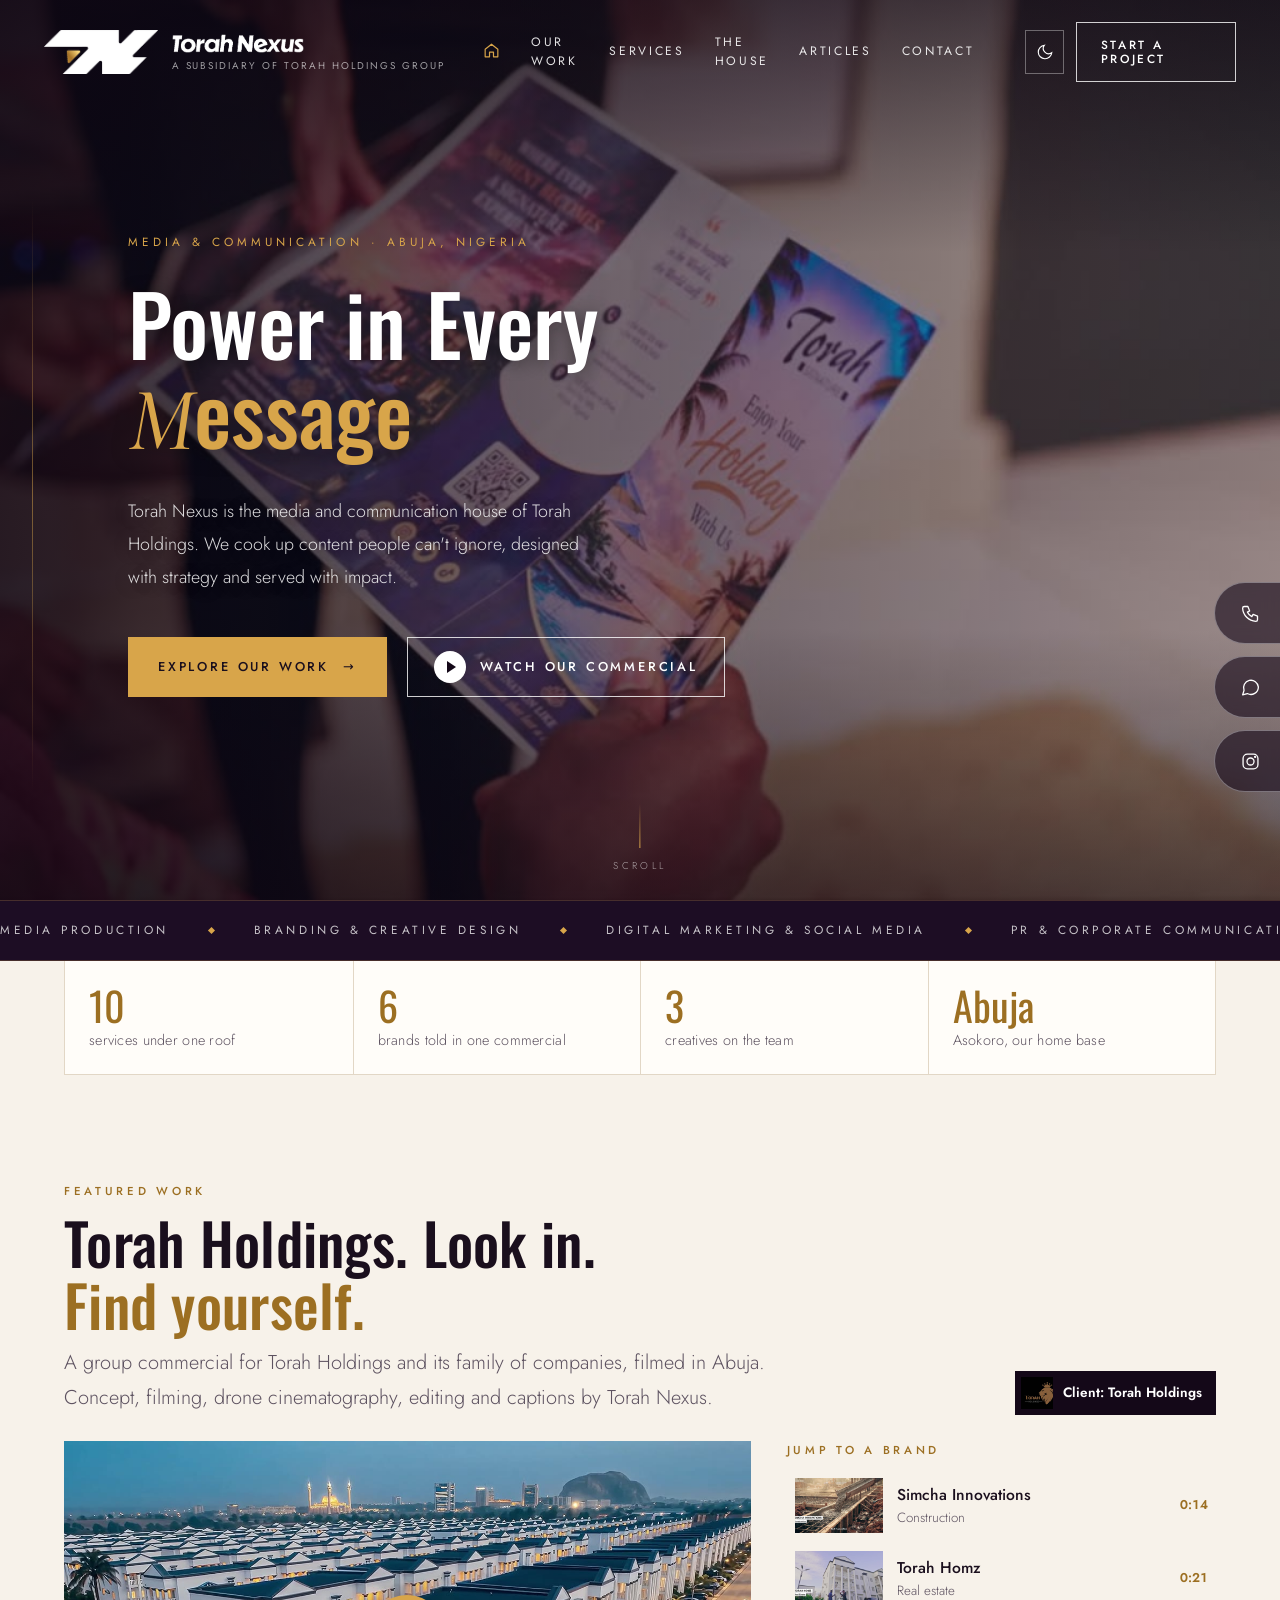
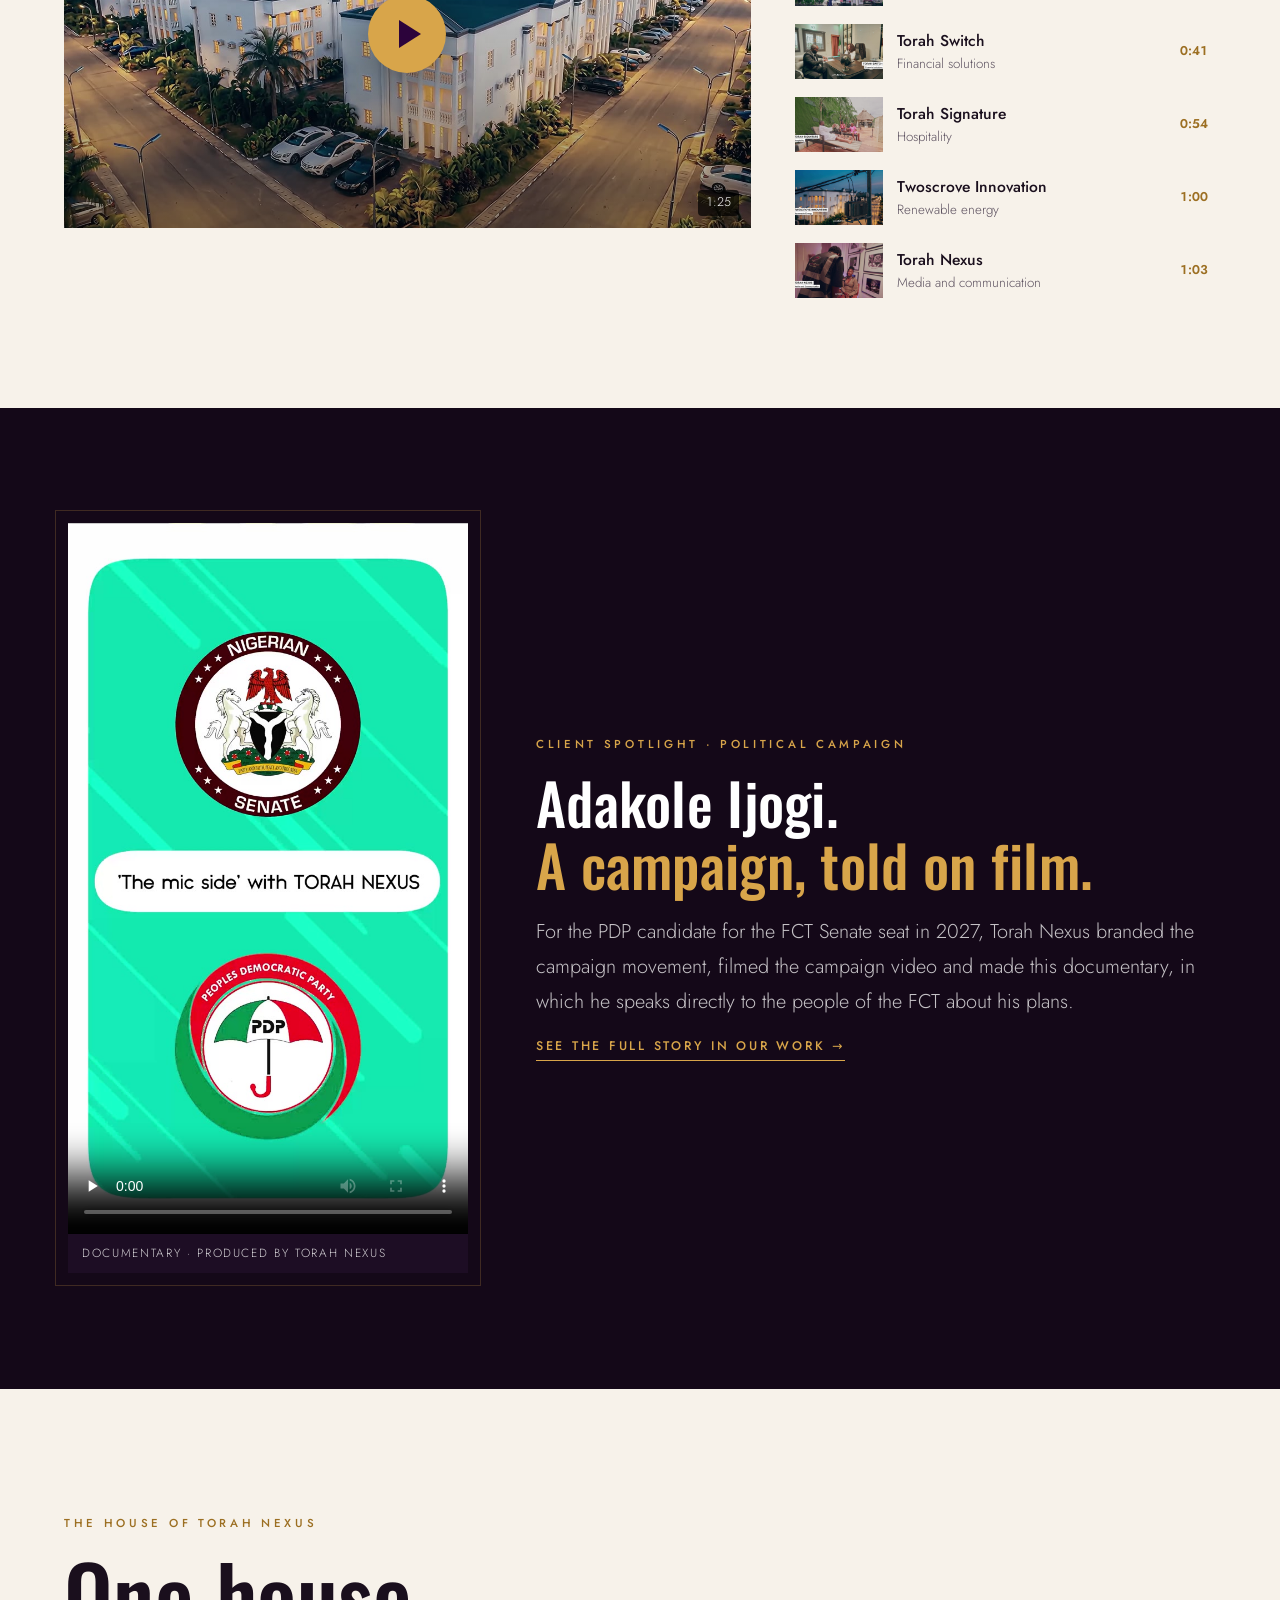
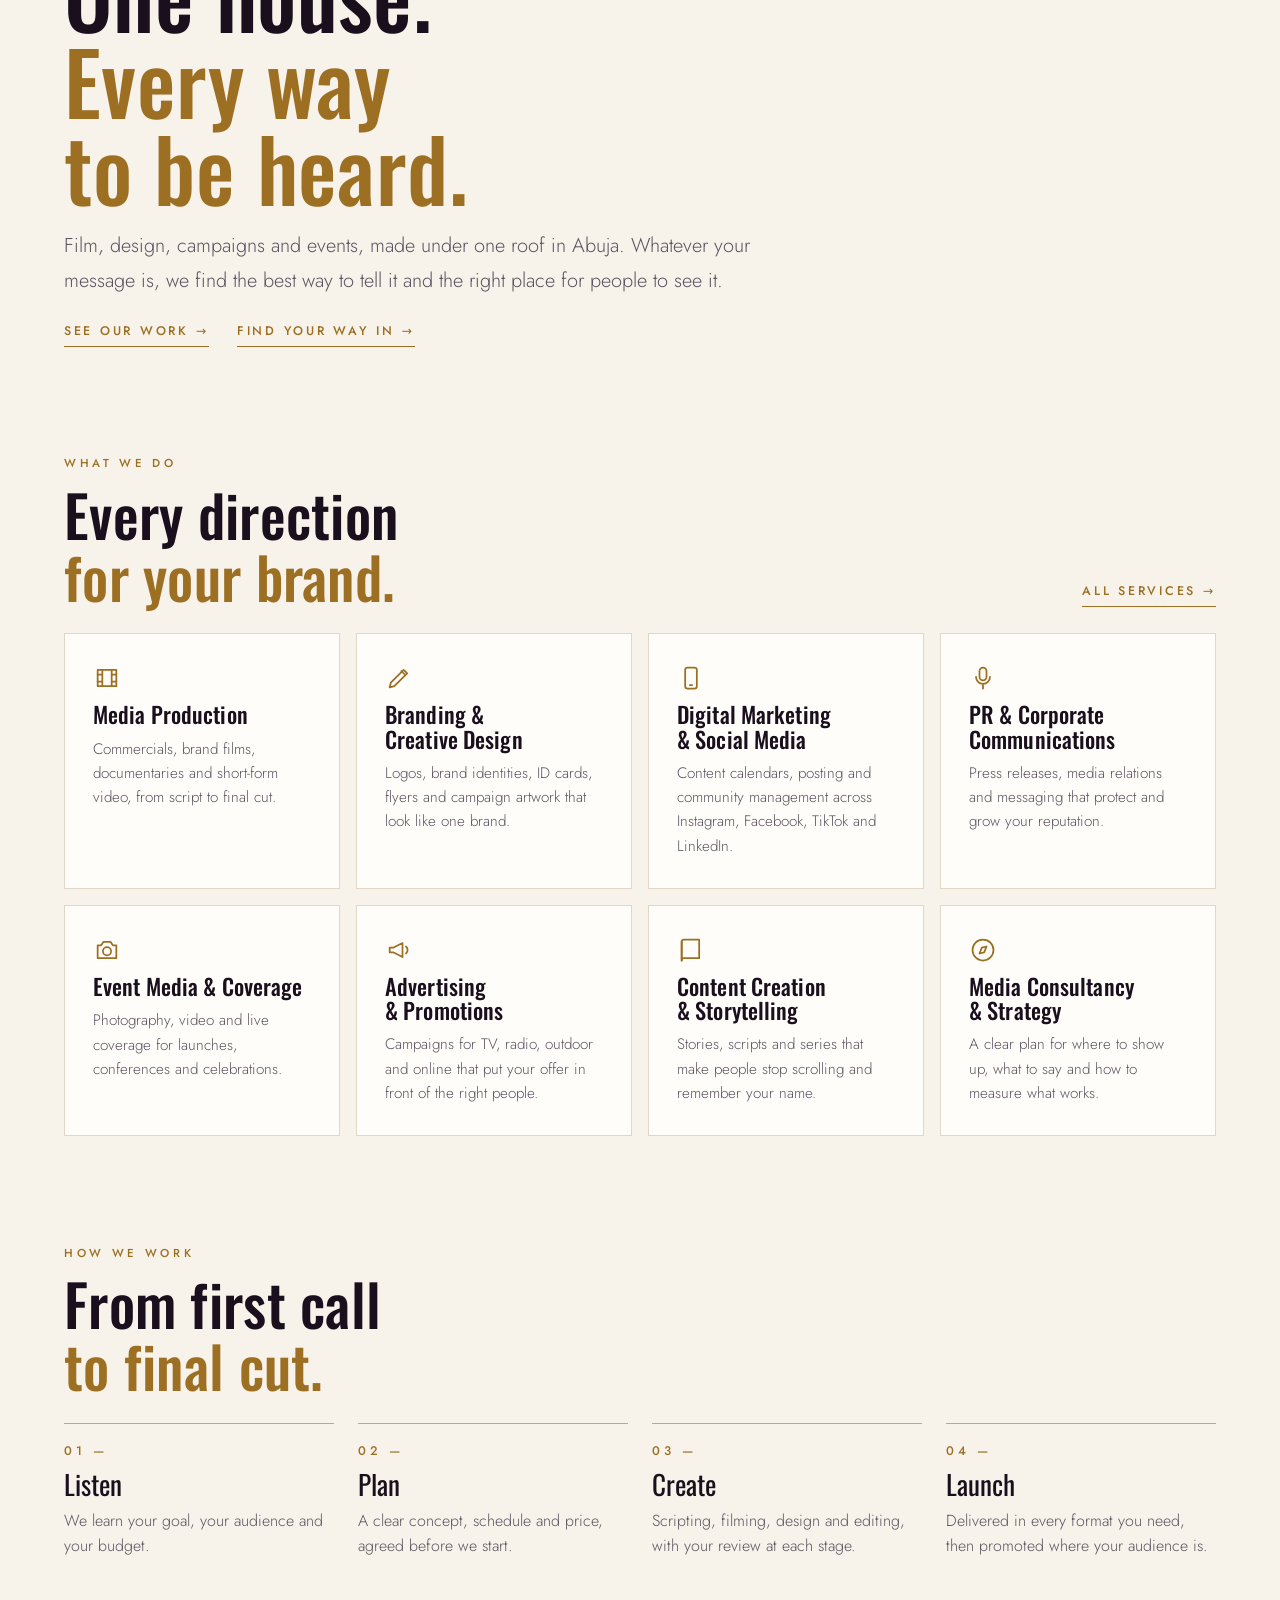
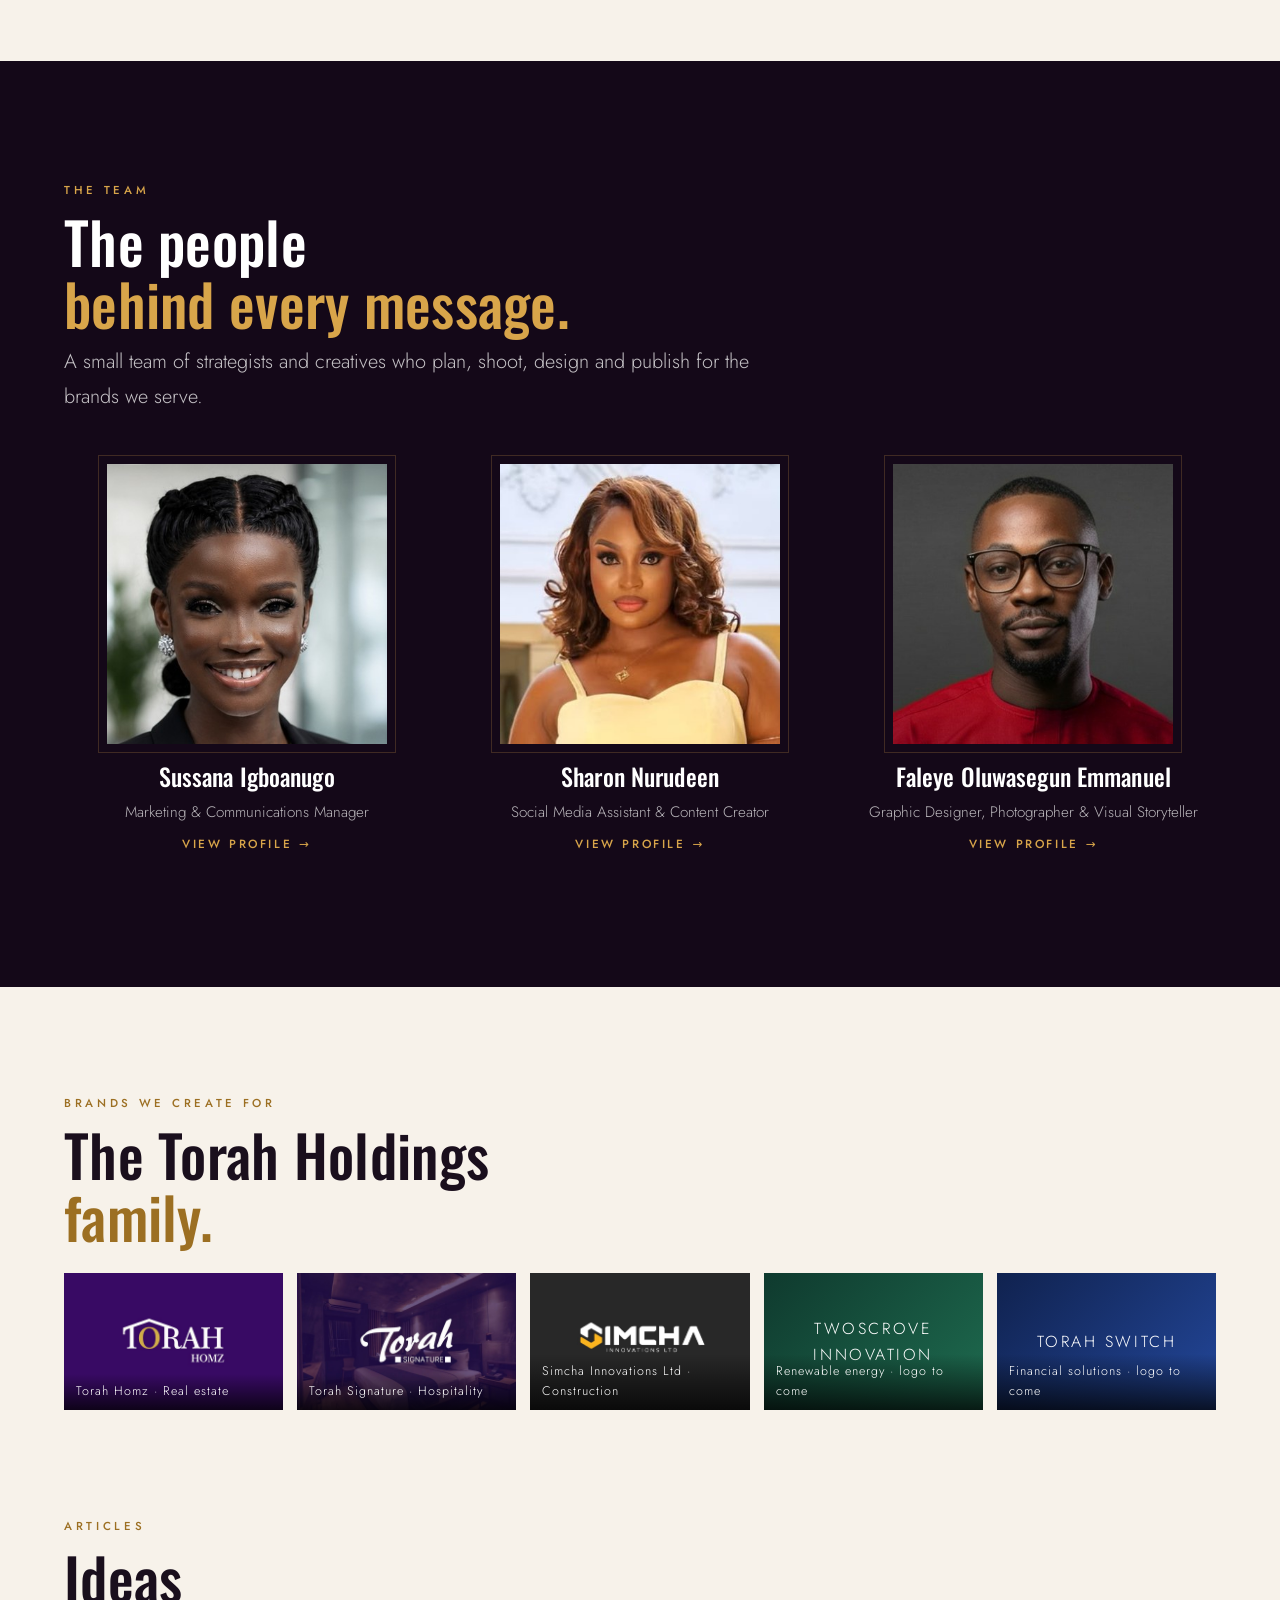
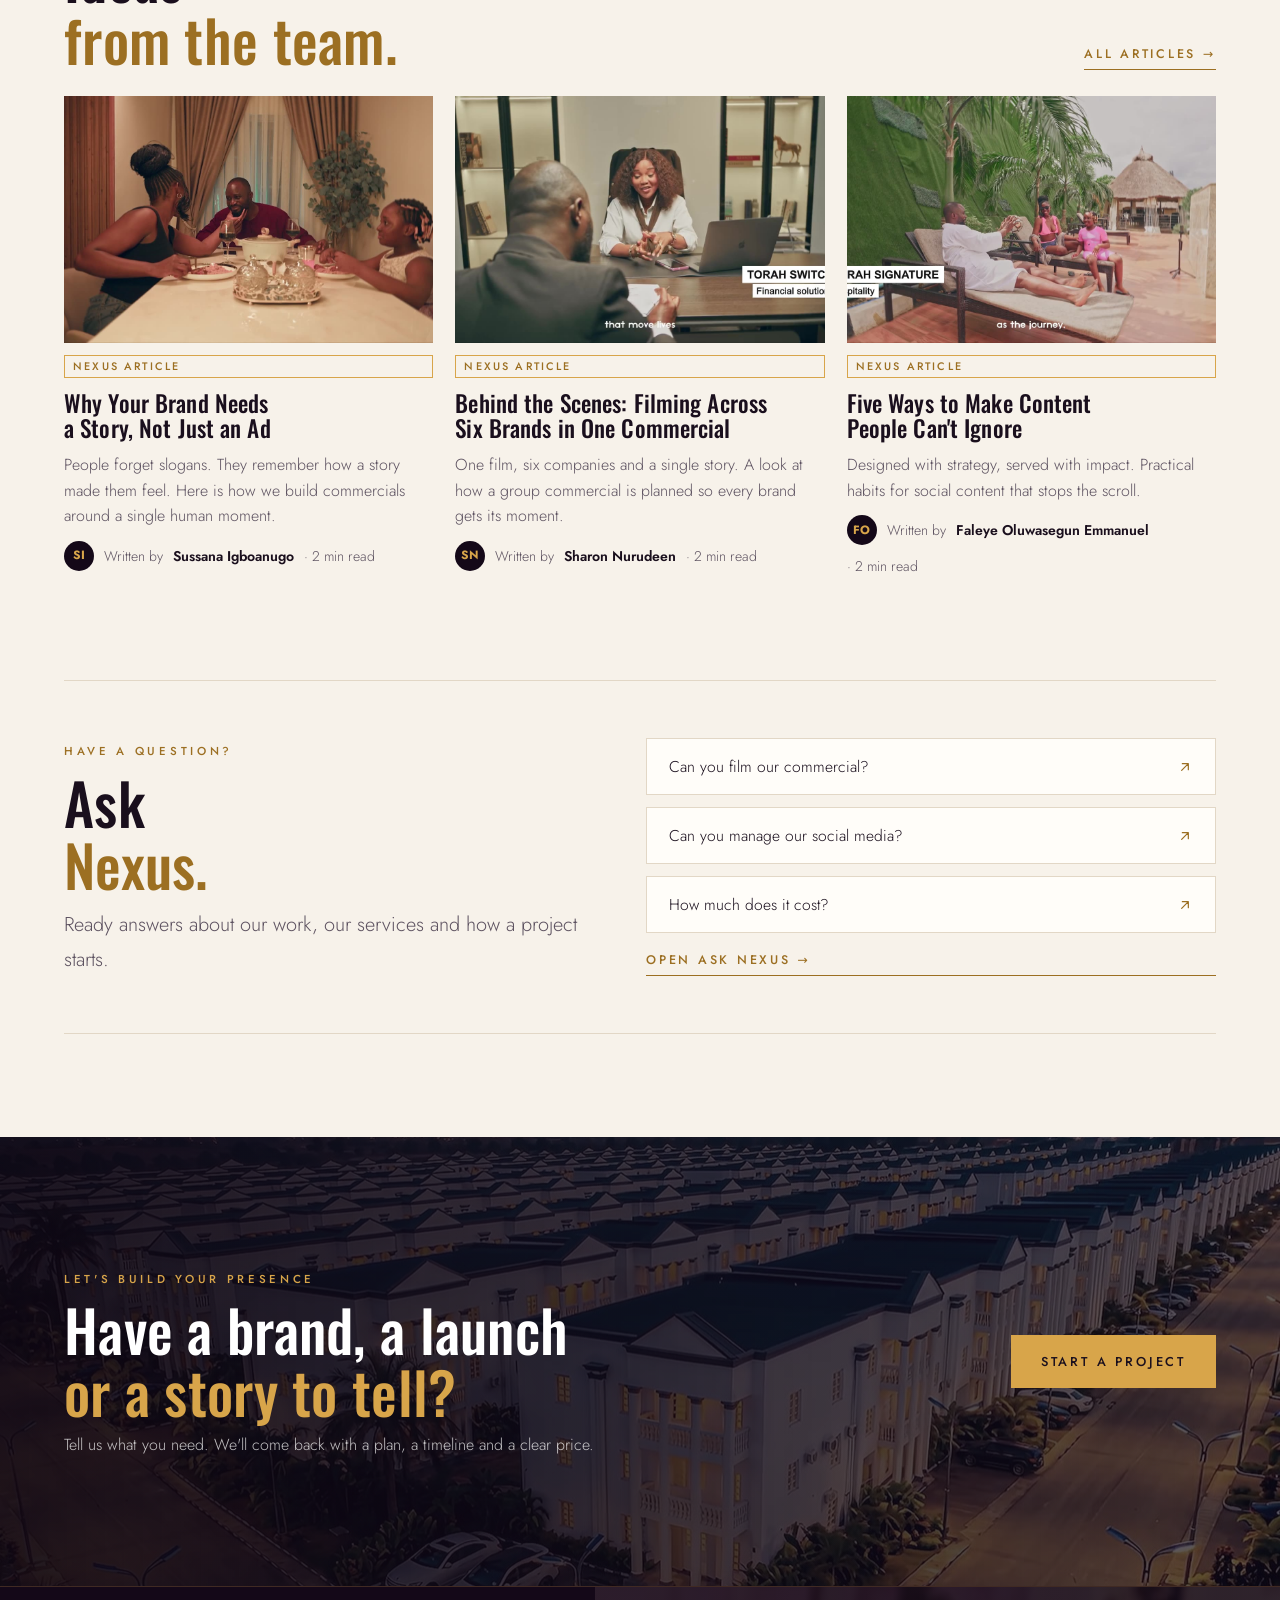
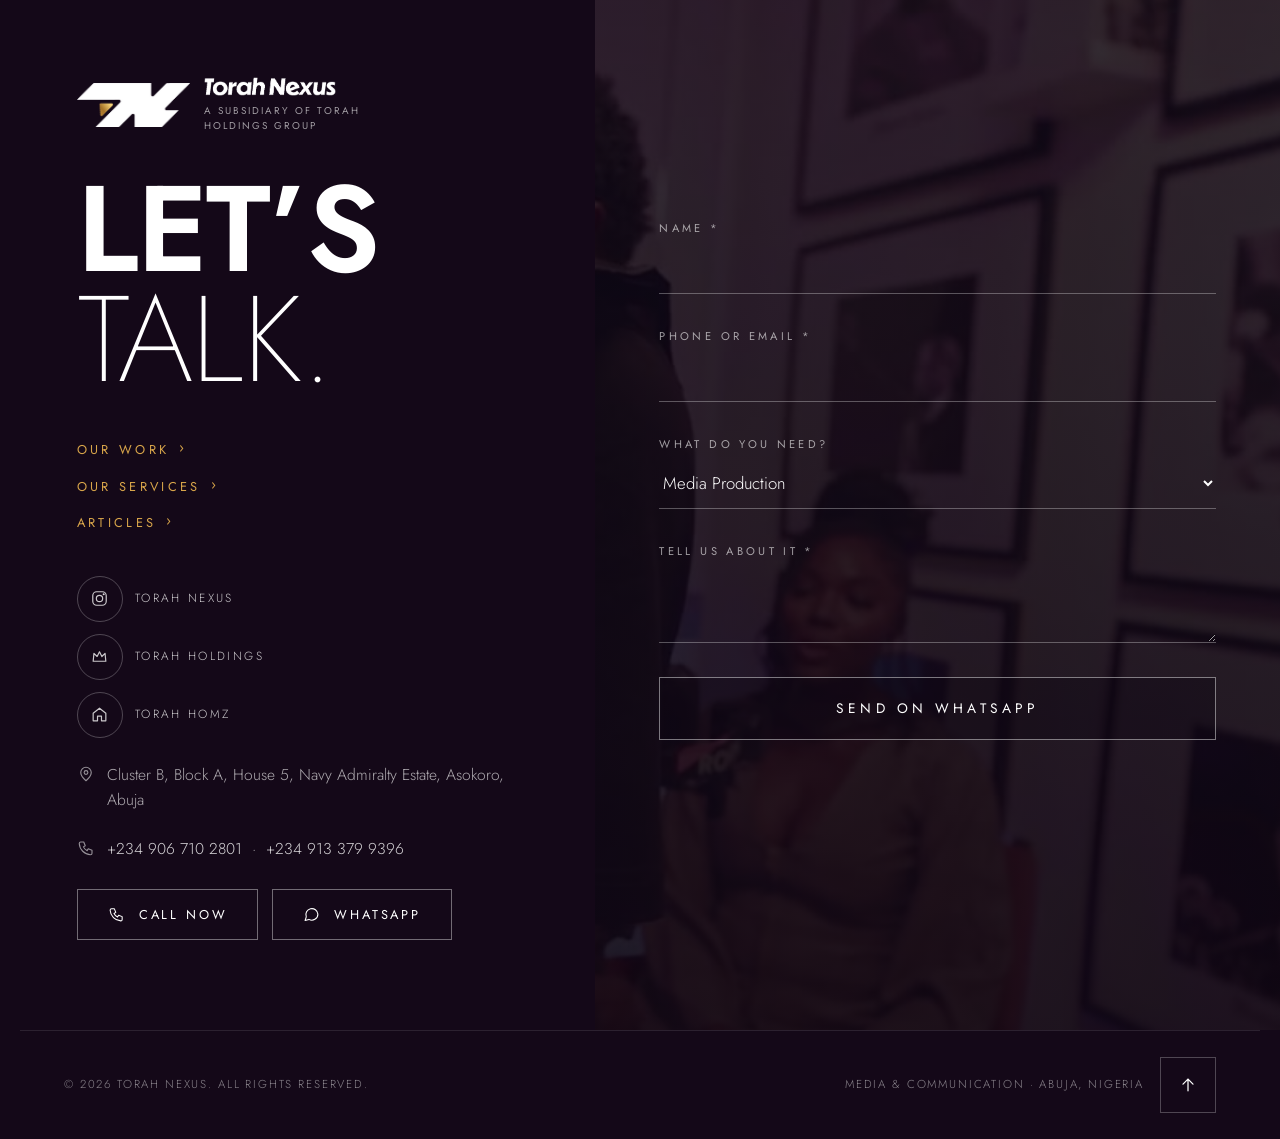
<file: index.html>
<!doctype html>
<html lang="en" data-theme="light">
<head>
<meta charset="utf-8">
<meta name="viewport" content="width=device-width, initial-scale=1, viewport-fit=cover">
<title>Torah Nexus</title>
<meta name="description" content="Torah Nexus is a media and communication company in Abuja: commercials, branding, digital marketing, PR and events. Power in every message.">
<meta name="theme-color" content="#140818">
<link rel="icon" type="image/png" sizes="32x32" href="assets/media/favicon-nexus-32.png?v=2">
<link rel="icon" type="image/png" sizes="48x48" href="assets/media/favicon-nexus-48.png?v=2">
<link rel="apple-touch-icon" href="assets/media/apple-touch-icon-nexus.png?v=2">
<meta property="og:type" content="website">
<meta property="og:site_name" content="Torah Nexus">
<meta property="og:title" content="Torah Nexus · Power in every message">
<meta property="og:description" content="A media and communication house in Abuja. Commercials, branding, digital marketing, PR and events.">
<meta property="og:image" content="https://theurbanmindset.github.io/torah-nexus/assets/media/share-nexus.jpg">
<meta property="og:image:width" content="1200">
<meta property="og:image:height" content="630">
<meta name="twitter:card" content="summary_large_image">
<link rel="preconnect" href="https://fonts.googleapis.com">
<link rel="preconnect" href="https://fonts.gstatic.com" crossorigin>
<link rel="stylesheet" href="https://fonts.googleapis.com/css2?family=Oswald:wght@400;500;600&family=Jost:wght@300;400;500;600&family=Cormorant+Garamond:ital,wght@0,500;1,500;1,600&display=swap">
<link rel="stylesheet" href="assets/style.css">
</head>
<body>
<!--BODY-->
<a class="sr-only" href="#main">Skip to content</a>
<header class="site-header">
  <div class="wrap header-row">
    <a class="logo" href="#home" aria-label="Torah Nexus home">
      <img class="mark-light" src="assets/media/nexus-mark-light-240.png" alt="">
      <span class="logo-text"><b class="wordmark"><img class="word-light" src="assets/media/nexus-wordmark-white.png" alt="Torah Nexus"></b><small>A Subsidiary of Torah Holdings Group</small></span>
    </a>
    <nav class="nav" aria-label="Main">
      <a href="#home" class="nav-home" aria-label="Home"><svg viewBox="0 0 24 24" fill="none" stroke="currentColor" stroke-width="1.5" stroke-linejoin="round"><path d="M4 10.5 12 4l8 6.5V20h-5.5v-6h-5v6H4z"/></svg></a>
      <a href="#work">Our Work</a>
      <a href="#services">Services</a>
      <a href="#about">The House</a>
      <a href="#articles">Articles</a>
      <a href="#contact">Contact</a>
    </nav>
    <div class="header-tools">
      <button class="icon-btn theme-btn js-theme" aria-label="Switch between light and dark mode">
        <svg class="i-moon" viewBox="0 0 24 24" fill="none" stroke="currentColor" stroke-width="1.5" stroke-linecap="round"><path d="M21 12.8A9 9 0 1 1 11.2 3a7 7 0 0 0 9.8 9.8z"/></svg>
        <svg class="i-sun" viewBox="0 0 24 24" fill="none" stroke="currentColor" stroke-width="1.5" stroke-linecap="round"><circle cx="12" cy="12" r="4"/><path d="M12 2v2M12 20v2M4.9 4.9l1.4 1.4M17.7 17.7l1.4 1.4M2 12h2M20 12h2M4.9 19.1l1.4-1.4M17.7 6.3l1.4-1.4"/></svg>
      </button>
      <a class="btn btn-ghost header-cta" href="#contact">Start a project</a>
      <button class="menu-btn" aria-label="Open menu" aria-expanded="false" aria-controls="menu-panel"><span>Menu</span>
        <svg viewBox="0 0 24 24" fill="none" stroke="currentColor" stroke-width="1.5" stroke-linecap="round"><path d="M4 8h16M4 16h16"/></svg>
      </button>
    </div>
  </div>
  <div class="menu-panel" id="menu-panel" hidden>
    <div class="wrap menu-grid">
      <nav aria-label="All pages" class="menu-links">
        <a href="#home">Home</a><a href="#work">Our Work</a><a href="#services">Services</a><a href="#about">About &amp; Team</a><a href="#articles">Articles</a><a href="#ask">Ask Nexus</a><a href="#contact">Contact</a>
      </nav>
      <div class="menu-aside"><span class="eyebrow">Get in touch</span><p><a href="tel:+2349067102801">+234 906 710 2801</a><br><a href="tel:+2349133799396">+234 913 379 9396</a></p><p>Navy Admiralty Estate, Asokoro, Abuja</p><a class="ig-link" href="https://www.instagram.com/torah_nexus/" target="_blank" rel="noopener">@torah_nexus</a></div>
    </div>
  </div>
</header>

<main id="main" tabindex="-1"></main>

<footer class="site-footer" aria-labelledby="f-talk">
  <div class="talk">
    <div class="talk-left">
      <a class="logo" href="#home"><img class="mark-light" src="assets/media/nexus-mark-light-240.png" alt=""><span class="logo-text"><b class="wordmark"><img class="word-light" src="assets/media/nexus-wordmark-white.png" alt="Torah Nexus"></b><small>A Subsidiary of Torah Holdings Group</small></span></a>
      <h2 id="f-talk" class="talk-title"><b>Let&#8217;s</b><span>Talk.</span></h2>
      <nav class="talk-links" aria-label="Explore"><a href="#work">Our work <span aria-hidden="true">›</span></a><a href="#services">Our services <span aria-hidden="true">›</span></a><a href="#articles">Articles <span aria-hidden="true">›</span></a></nav>
      <div class="talk-social">
        <a href="https://www.instagram.com/torah_nexus/" target="_blank" rel="noopener" aria-label="Torah Nexus on Instagram"><i><svg viewBox="0 0 24 24" fill="none" stroke="currentColor" stroke-width="1.5"><rect x="3.5" y="3.5" width="17" height="17" rx="5"/><circle cx="12" cy="12" r="4"/><circle cx="17.3" cy="6.7" r="0.6" fill="currentColor"/></svg></i><span>Torah Nexus</span></a>
        <a href="https://www.instagram.com/torahholdings/" target="_blank" rel="noopener" aria-label="Torah Holdings on Instagram"><i><svg viewBox="0 0 24 24" fill="none" stroke="currentColor" stroke-width="1.5" stroke-linejoin="round"><path d="M4 18h16l-1-10-4 4-3-6-3 6-4-4z"/></svg></i><span>Torah Holdings</span></a>
        <a href="https://www.instagram.com/torahhomz/" target="_blank" rel="noopener" aria-label="Torah Homz on Instagram"><i><svg viewBox="0 0 24 24" fill="none" stroke="currentColor" stroke-width="1.5" stroke-linejoin="round"><path d="M4 10.5 12 4l8 6.5V20h-5.5v-6h-5v6H4z"/></svg></i><span>Torah Homz</span></a>
      </div>
      <p class="talk-line"><svg viewBox="0 0 24 24" fill="none" stroke="currentColor" stroke-width="1.5" stroke-linecap="round" stroke-linejoin="round"><path d="M12 21s-7-6.2-7-11a7 7 0 0 1 14 0c0 4.8-7 11-7 11z"/><circle cx="12" cy="10" r="2.5"/></svg><span>Cluster B, Block A, House 5, Navy Admiralty Estate, Asokoro, Abuja</span></p>
      <p class="talk-line"><svg viewBox="0 0 24 24" fill="none" stroke="currentColor" stroke-width="1.5" stroke-linecap="round" stroke-linejoin="round"><path d="M5 4h4l2 5-2.5 1.5a11 11 0 0 0 5 5L15 13l5 2v4a2 2 0 0 1-2 2A16 16 0 0 1 3 6a2 2 0 0 1 2-2"/></svg><span><a href="tel:+2349067102801">+234 906 710 2801</a> &nbsp;·&nbsp; <a href="tel:+2349133799396">+234 913 379 9396</a></span></p>
      <div class="talk-btns">
        <a class="btn btn-outline" href="tel:+2349067102801"><svg viewBox="0 0 24 24" fill="none" stroke="currentColor" stroke-width="1.5" stroke-linecap="round" stroke-linejoin="round"><path d="M5 4h4l2 5-2.5 1.5a11 11 0 0 0 5 5L15 13l5 2v4a2 2 0 0 1-2 2A16 16 0 0 1 3 6a2 2 0 0 1 2-2"/></svg>Call now</a>
        <a class="btn btn-outline" href="https://wa.me/2349067102801?text=Hello%20Torah%20Nexus%2C%20I%27d%20like%20to%20talk%20about%20a%20project." target="_blank" rel="noopener"><svg viewBox="0 0 24 24" fill="none" stroke="currentColor" stroke-width="1.5" stroke-linecap="round" stroke-linejoin="round"><path d="M21 11.5a8.5 8.5 0 0 1-12.6 7.4L3 20.5l1.6-5.2A8.5 8.5 0 1 1 21 11.5z"/></svg>WhatsApp</a>
      </div>
    </div>
    <div class="talk-right">
      <form class="talk-form js-foot" novalidate>
        <div class="field"><label for="f-name">Name *</label><input id="f-name" autocomplete="name" required><span class="err-text" hidden>Please enter your name.</span></div>
        <div class="field"><label for="f-phone">Phone or email *</label><input id="f-phone" autocomplete="email" required><span class="err-text" hidden>Please add a phone number or email so we can reply.</span></div>
        <div class="field"><label for="f-type">What do you need?</label><select id="f-type"><option>Media Production</option><option>Branding &amp; Creative Design</option><option>Digital Marketing &amp; Social Media</option><option>PR &amp; Corporate Communications</option><option>Event Media &amp; Coverage</option><option>Advertising &amp; Promotions</option><option>Content Creation &amp; Storytelling</option><option>Media Consultancy &amp; Strategy</option><option>Training &amp; Capacity Development</option><option>Brand Management</option><option>Something else</option></select></div>
        <div class="field"><label for="f-msg">Tell us about it *</label><textarea id="f-msg" rows="2" required></textarea><span class="err-text" hidden>Please write a short message.</span></div>
        <button class="btn btn-outline talk-send" type="submit">Send on WhatsApp</button>
        <p class="form-msg" aria-live="polite"></p>
      </form>
    </div>
  </div>
  <div class="footer-base wrap">
    <span>&copy; <span id="year">2026</span> Torah Nexus. All rights reserved.</span>
    <span class="footer-tag">Media &amp; Communication &middot; Abuja, Nigeria</span>
    <button class="to-top" type="button" aria-label="Back to top" onclick="window.scrollTo({top:0,behavior:'smooth'})"><svg viewBox="0 0 24 24" fill="none" stroke="currentColor" stroke-width="1.5" stroke-linecap="round"><path d="M12 19V5M6 11l6-6 6 6"/></svg></button>
  </div>
</footer>

<div class="side-dock" aria-label="Quick contact">
  <a href="tel:+2349067102801" aria-label="Call Torah Nexus"><svg viewBox="0 0 24 24" fill="none" stroke="currentColor" stroke-width="1.5" stroke-linecap="round" stroke-linejoin="round"><path d="M5 4h4l2 5-2.5 1.5a11 11 0 0 0 5 5L15 13l5 2v4a2 2 0 0 1-2 2A16 16 0 0 1 3 6a2 2 0 0 1 2-2"/></svg></a>
  <a href="https://wa.me/2349067102801" target="_blank" rel="noopener" aria-label="Chat on WhatsApp"><svg viewBox="0 0 24 24" fill="none" stroke="currentColor" stroke-width="1.5" stroke-linecap="round" stroke-linejoin="round"><path d="M21 11.5a8.5 8.5 0 0 1-12.6 7.4L3 20.5l1.6-5.2A8.5 8.5 0 1 1 21 11.5z"/></svg></a>
  <a href="https://www.instagram.com/torah_nexus/" target="_blank" rel="noopener" aria-label="Torah Nexus on Instagram"><svg viewBox="0 0 24 24" fill="none" stroke="currentColor" stroke-width="1.5"><rect x="3.5" y="3.5" width="17" height="17" rx="5"/><circle cx="12" cy="12" r="4"/><circle cx="17.3" cy="6.7" r="0.6" fill="currentColor"/></svg></a>
</div>
<div id="modal" class="modal" hidden></div>
<!--/BODY-->
<script src="assets/app.js"></script>
</body>
</html>
</file>
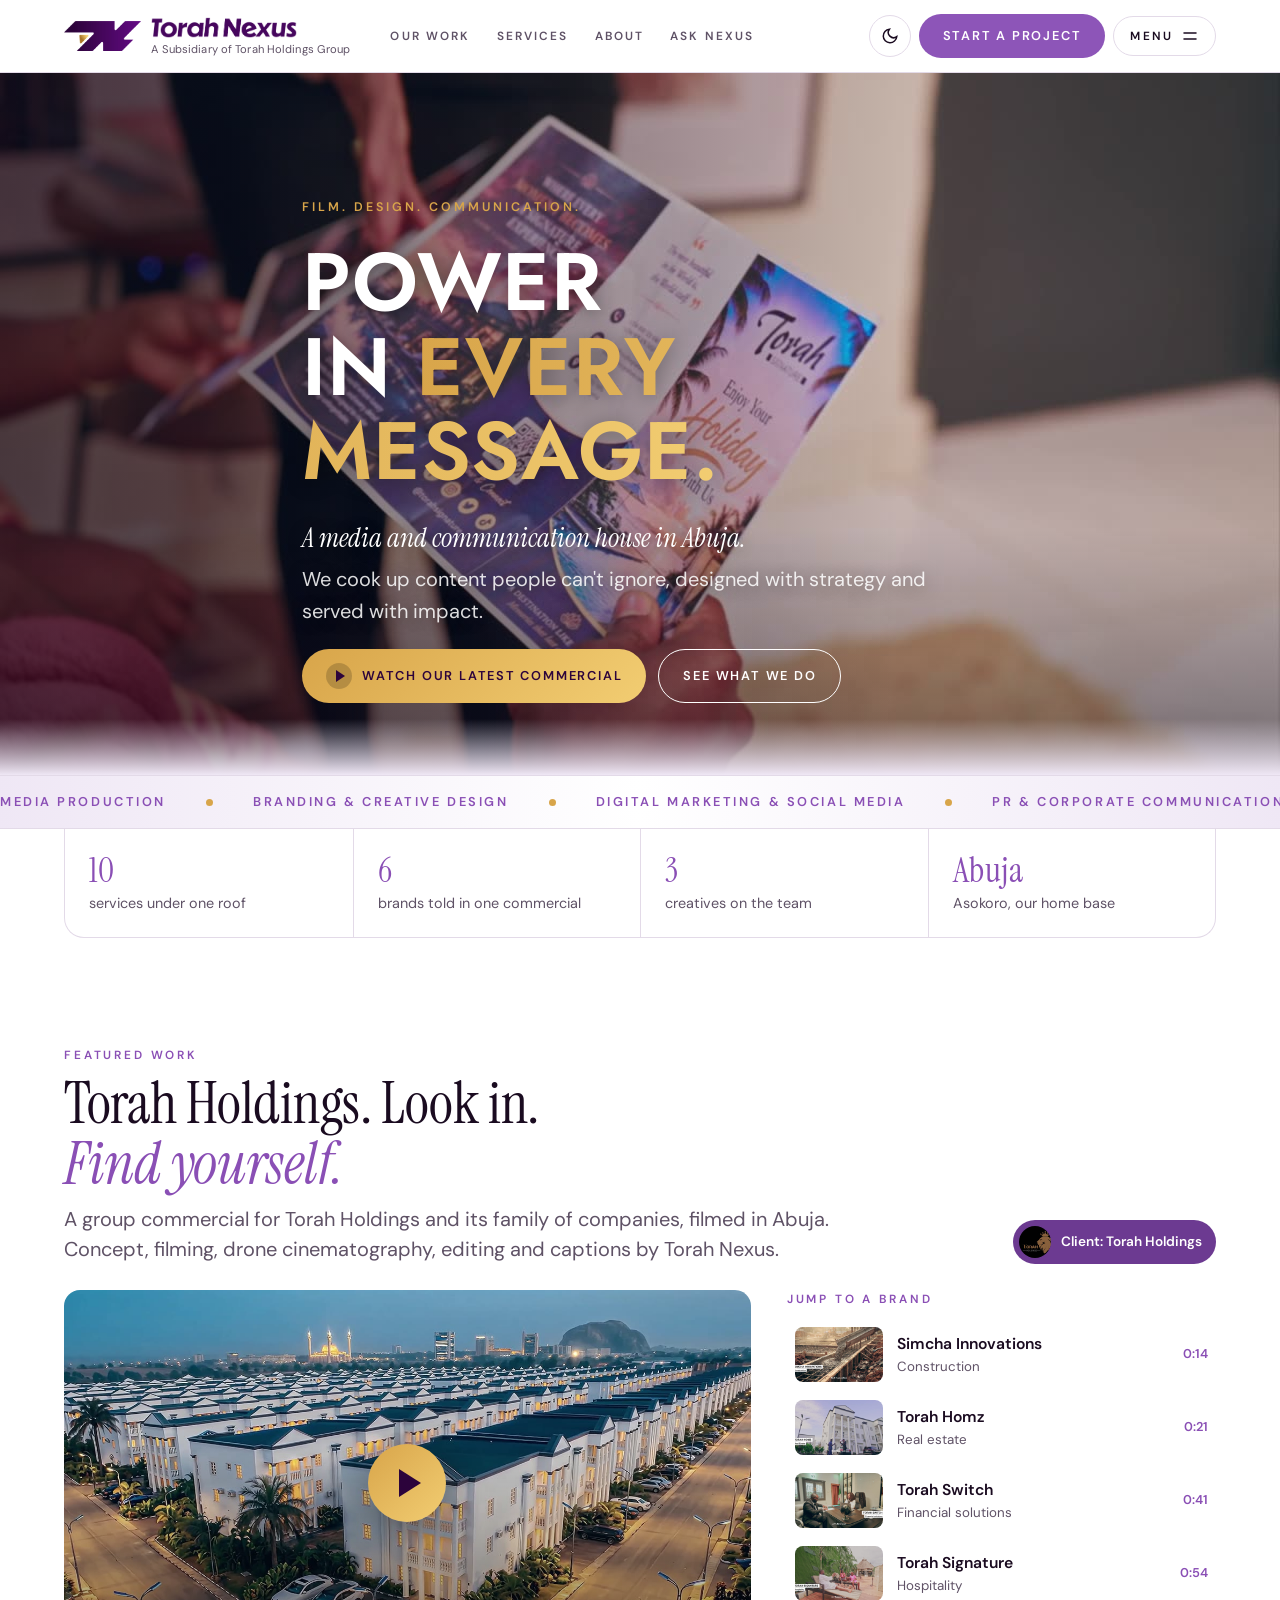
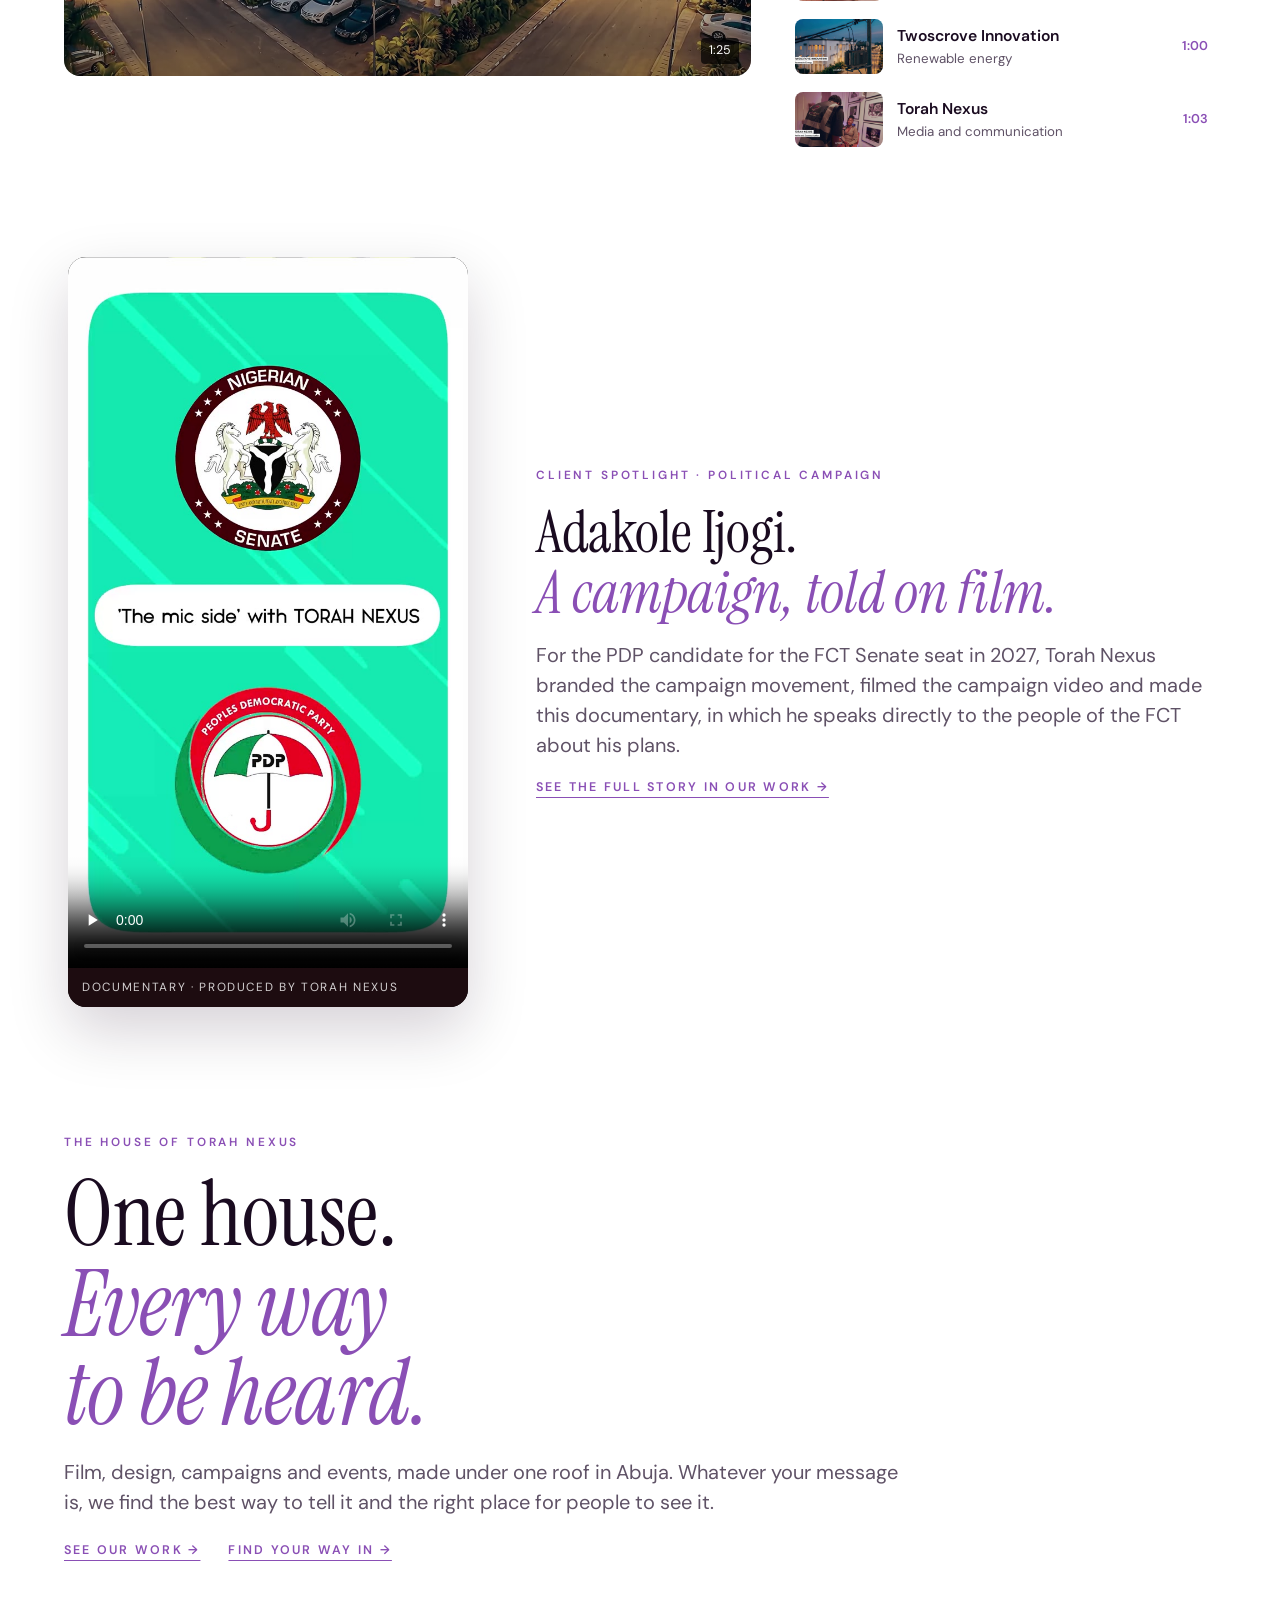
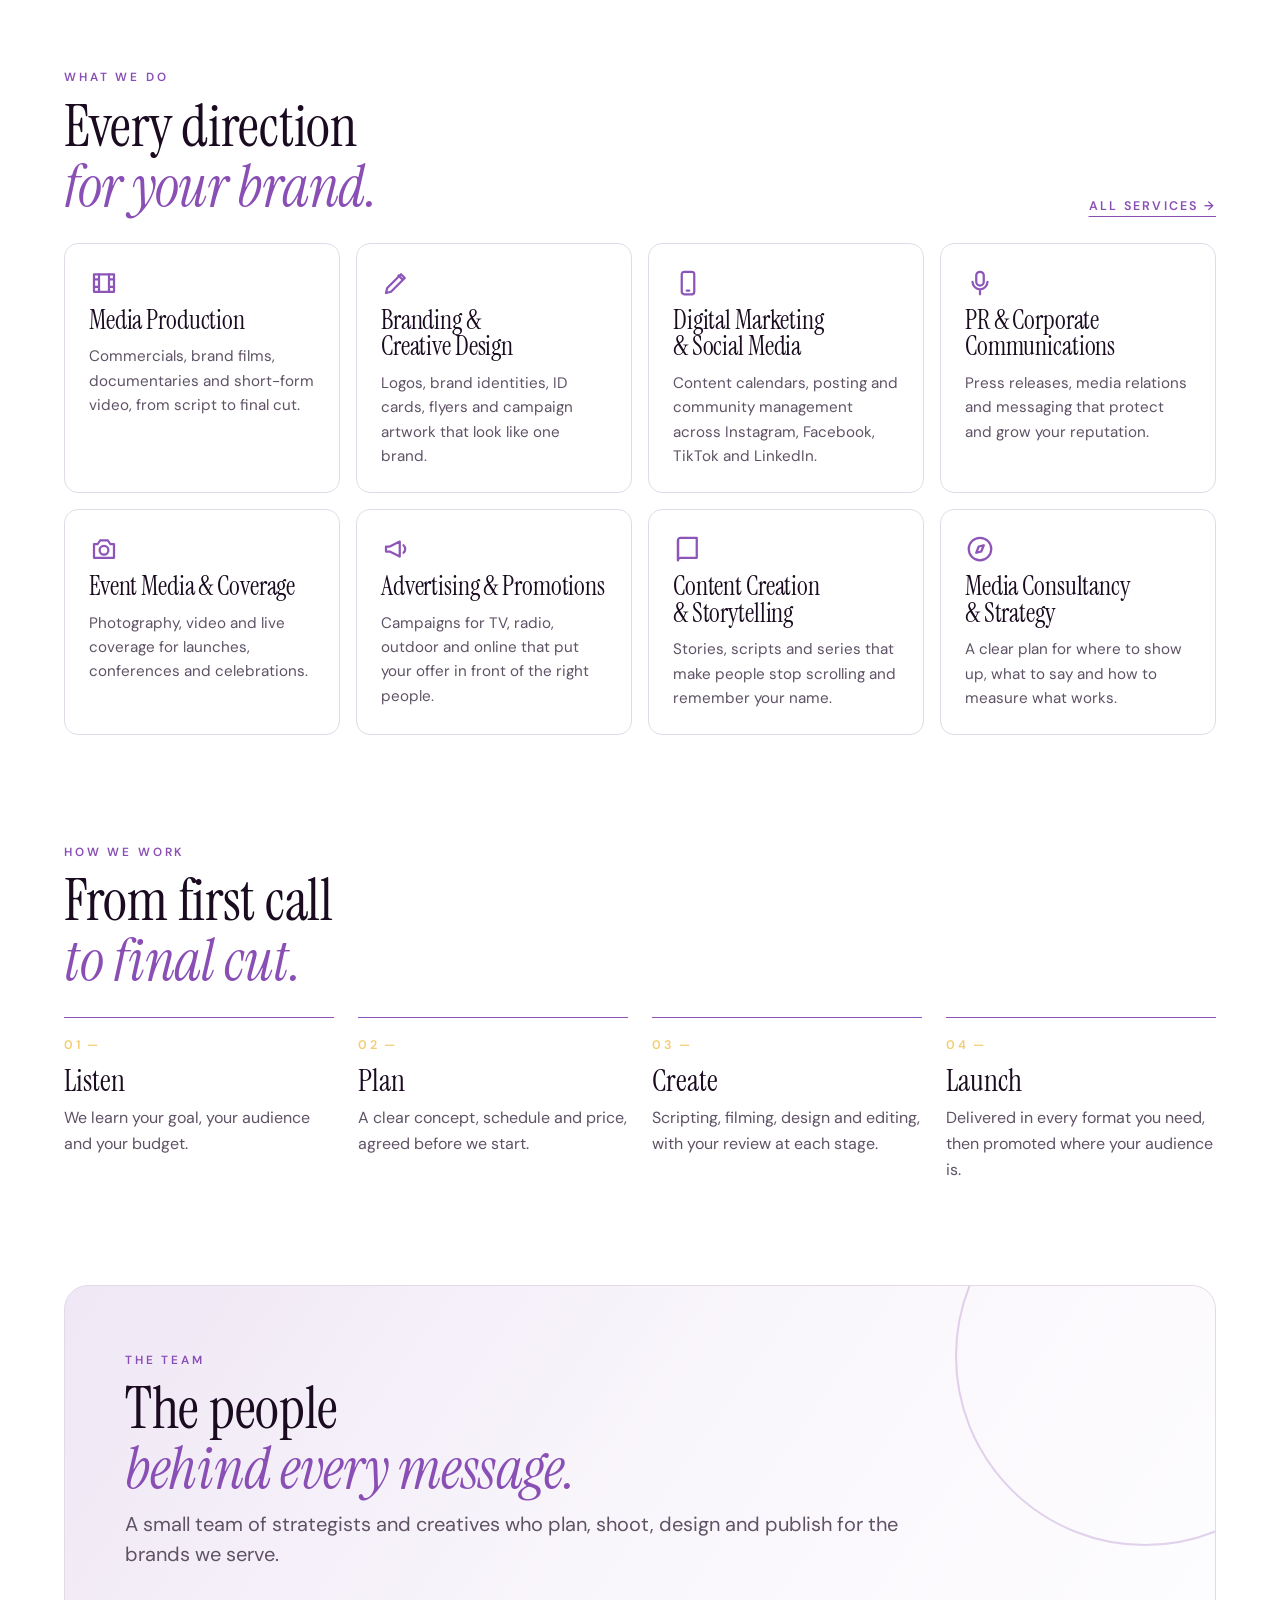
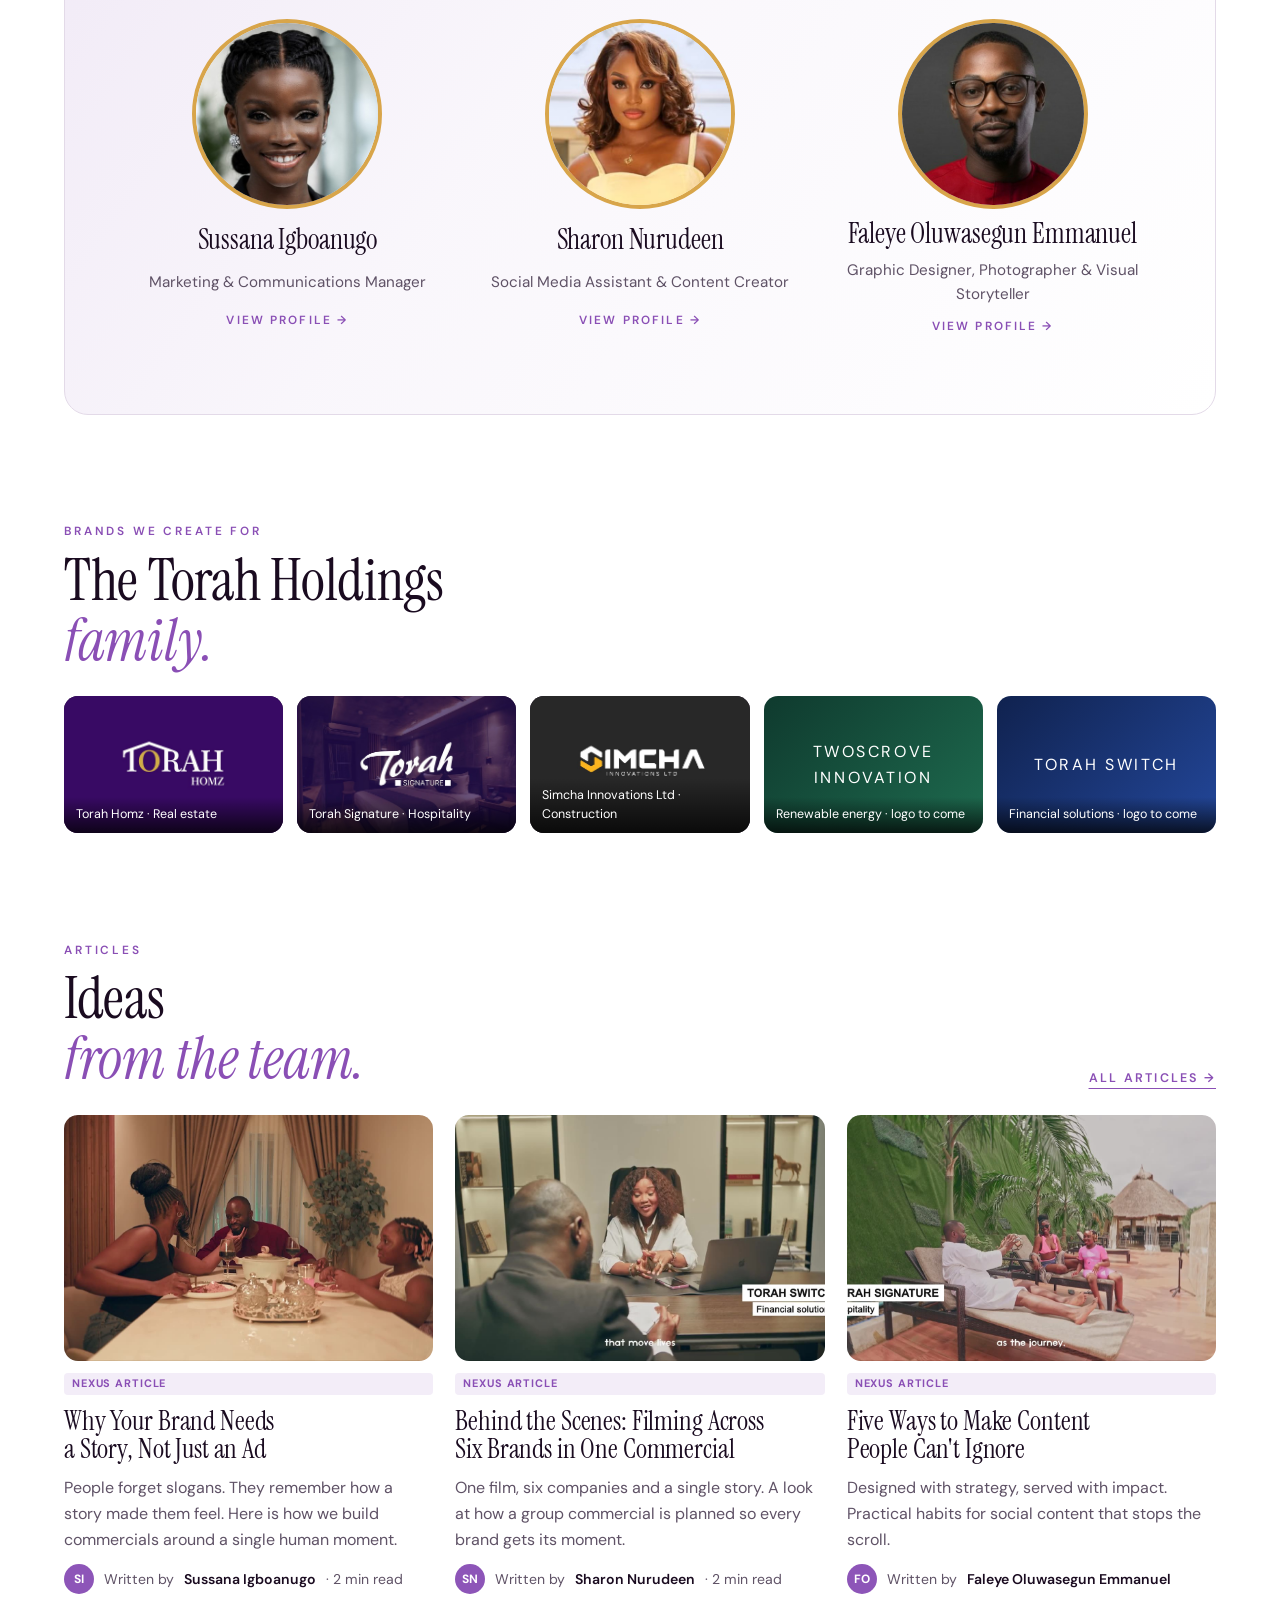
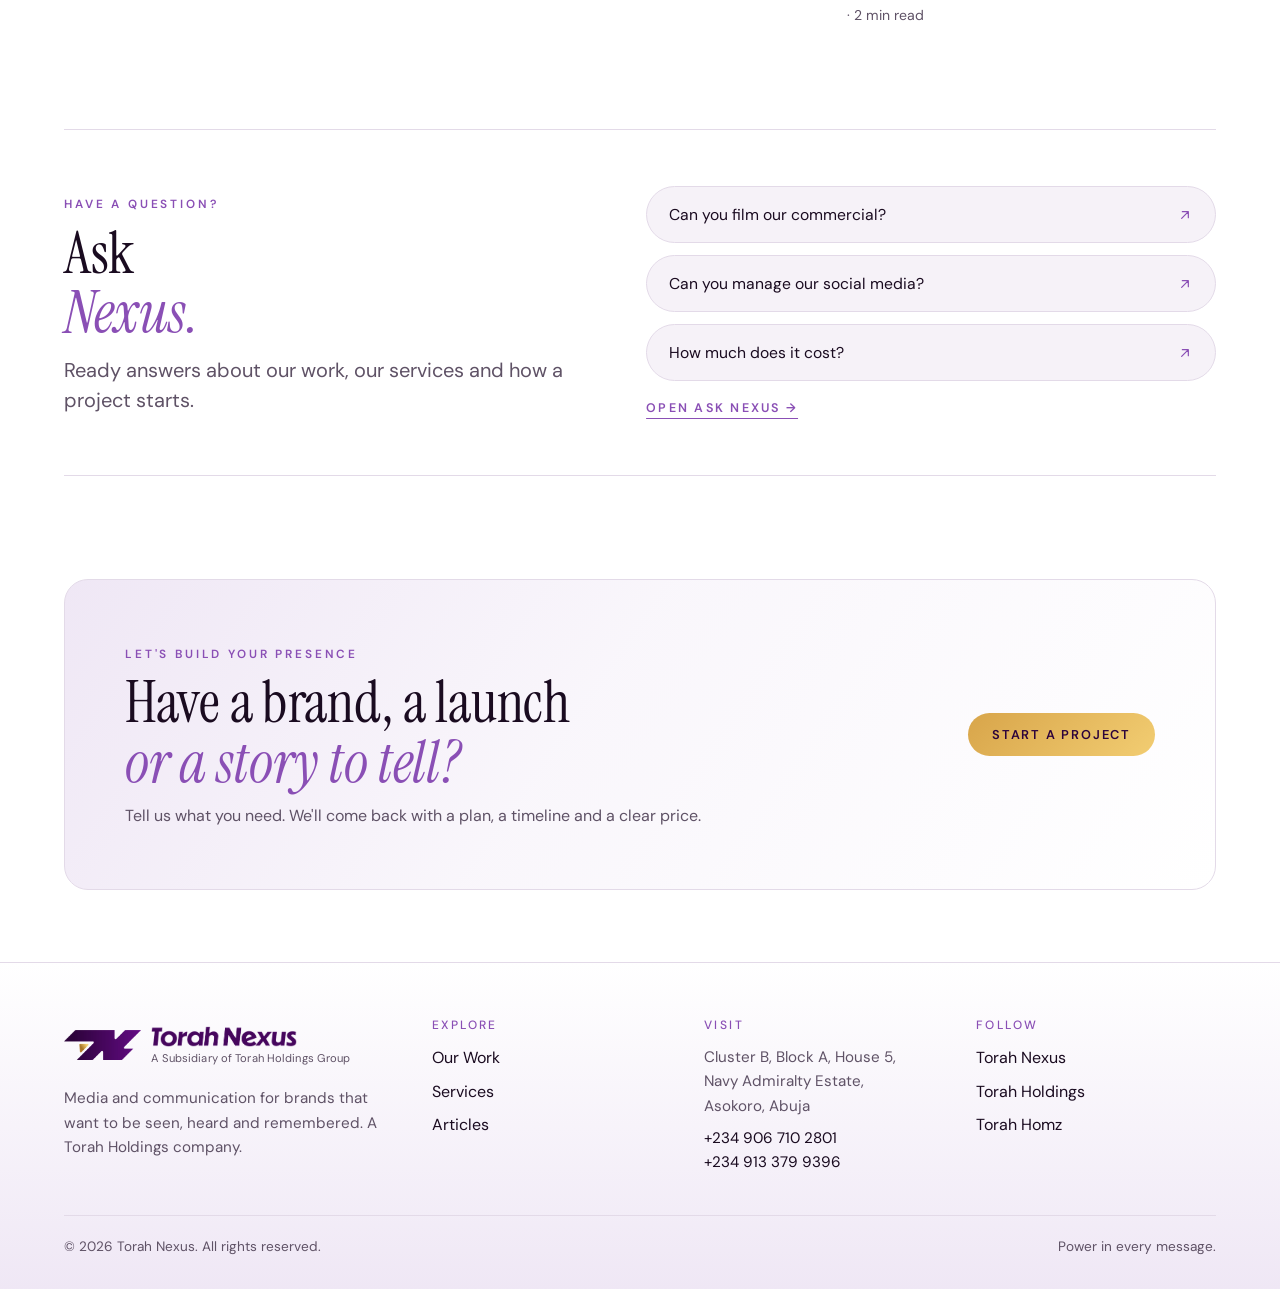
<file: classic/index.html>
<!doctype html>
<html lang="en">
<head>
<meta charset="utf-8">
<meta name="robots" content="noindex">
<meta name="viewport" content="width=device-width, initial-scale=1, viewport-fit=cover">
<title>Torah Nexus</title>
<meta name="description" content="Torah Nexus is a media and communication company in Abuja: commercials, branding, digital marketing, PR and events. Power in every message.">
<meta name="theme-color" content="#8d55b8">
<link rel="icon" type="image/png" sizes="32x32" href="../assets/media/favicon-nexus-32.png?v=2">
<link rel="icon" type="image/png" sizes="48x48" href="../assets/media/favicon-nexus-48.png?v=2">
<link rel="apple-touch-icon" href="../assets/media/apple-touch-icon-nexus.png?v=2">
<meta property="og:type" content="website">
<meta property="og:site_name" content="Torah Nexus">
<meta property="og:title" content="Torah Nexus · Power in every message">
<meta property="og:description" content="A media and communication house in Abuja. Commercials, branding, digital marketing, PR and events.">
<meta property="og:image" content="https://theurbanmindset.github.io/torah-nexus/assets/media/share-nexus.jpg">
<meta property="og:image:width" content="1200">
<meta property="og:image:height" content="630">
<meta name="twitter:card" content="summary_large_image">
<link rel="preconnect" href="https://fonts.googleapis.com">
<link rel="preconnect" href="https://fonts.gstatic.com" crossorigin>
<link rel="stylesheet" href="https://fonts.googleapis.com/css2?family=Jost:wght@500;600&family=DM+Sans:opsz,wght@9..40,400;9..40,500;9..40,600;9..40,700&family=Instrument+Serif:ital@0;1&display=swap">
<link rel="stylesheet" href="assets/style.css">
</head>
<body>
<!--BODY-->
<a class="sr-only" href="#main">Skip to content</a>
<header class="site-header">
  <div class="wrap header-row">
    <a class="logo" href="#home" aria-label="Torah Nexus home">
      <img class="mark-dark" src="../assets/media/nexus-mark-240.png" alt=""><img class="mark-light" src="../assets/media/nexus-mark-light-240.png" alt="">
      <span class="logo-text"><b class="wordmark"><img class="word-dark" src="../assets/media/nexus-wordmark.png" alt="Torah Nexus"><img class="word-light" src="../assets/media/nexus-wordmark-white.png" alt=""></b><small>A Subsidiary of Torah Holdings Group</small></span>
    </a>
    <nav class="nav" aria-label="Main">
      <a href="#work">Our Work</a>
      <a href="#services">Services</a>
      <a href="#about">About</a>
      <a href="#ask">Ask Nexus</a>
    </nav>
    <div class="header-tools">
      <button class="icon-btn js-theme" aria-label="Switch light or dark theme">
        <svg viewBox="0 0 24 24" fill="none" stroke="currentColor" stroke-width="2" stroke-linecap="round"><path d="M21 12.8A9 9 0 1 1 11.2 3a7 7 0 0 0 9.8 9.8z"/></svg>
      </button>
      <a class="btn btn-crimson header-cta" href="#contact">Start a project</a>
      <button class="menu-btn" aria-label="Open menu" aria-expanded="false" aria-controls="menu-panel"><span>Menu</span>
        <svg viewBox="0 0 24 24" fill="none" stroke="currentColor" stroke-width="2" stroke-linecap="round"><path d="M4 8h16M4 16h16"/></svg>
      </button>
    </div>
  </div>
  <div class="menu-panel" id="menu-panel" hidden>
    <div class="wrap menu-grid">
      <nav aria-label="All pages" class="menu-links">
        <a href="#home">Home</a><a href="#work">Our Work</a><a href="#services">Services</a><a href="#about">About &amp; Team</a><a href="#articles">Articles</a><a href="#ask">Ask Nexus</a><a href="#contact">Contact</a>
      </nav>
      <div class="menu-aside"><span class="eyebrow">Get in touch</span><p><a href="tel:+2349067102801">+234 906 710 2801</a><br><a href="tel:+2349133799396">+234 913 379 9396</a></p><p>Navy Admiralty Estate, Asokoro, Abuja</p><a class="ig-link" href="https://www.instagram.com/torah_nexus/" target="_blank" rel="noopener">@torah_nexus</a></div>
    </div>
  </div>
</header>

<main id="main" tabindex="-1"></main>

<footer class="site-footer">
  <div class="wrap">
    <div class="footer-grid">
      <div style="display:grid;gap:14px">
        <a class="logo" href="#home"><img class="mark-dark" src="../assets/media/nexus-mark-240.png" alt=""><img class="mark-light" src="../assets/media/nexus-mark-light-240.png" alt=""><span class="logo-text"><b class="wordmark"><img class="word-dark" src="../assets/media/nexus-wordmark.png" alt="Torah Nexus"><img class="word-light" src="../assets/media/nexus-wordmark-white.png" alt=""></b><small>A Subsidiary of Torah Holdings Group</small></span></a>
        <p style="max-width:34ch">Media and communication for brands that want to be seen, heard and remembered. A Torah Holdings company.</p>
      </div>
      <div><h4>Explore</h4><ul><li><a href="#work">Our Work</a></li><li><a href="#services">Services</a></li><li><a href="#articles">Articles</a></li></ul></div>
      <div><h4>Visit</h4><p>Cluster B, Block A, House 5,<br>Navy Admiralty Estate,<br>Asokoro, Abuja</p><p style="margin-top:8px"><a href="tel:+2349067102801">+234 906 710 2801</a><br><a href="tel:+2349133799396">+234 913 379 9396</a></p></div>
      <div><h4>Follow</h4><ul>
        <li><a href="https://www.instagram.com/torah_nexus/" target="_blank" rel="noopener">Torah Nexus</a></li>
        <li><a href="https://www.instagram.com/torahholdings/" target="_blank" rel="noopener">Torah Holdings</a></li>
        <li><a href="https://www.instagram.com/torahhomz/" target="_blank" rel="noopener">Torah Homz</a></li>
      </ul></div>
    </div>
    <div class="footer-base"><span>© <span id="year">2026</span> Torah Nexus. All rights reserved.</span><span>Power in every message.</span></div>
  </div>
</footer>

<div id="modal" class="modal" hidden></div>
<!--/BODY-->
<script src="assets/app.js"></script>
</body>
</html>
</file>
<file: assets/style.css>
/* Torah Nexus — "Power in Every Message"
   Layout: a cinematic media house. Full-bleed film hero, then mostly white pages with
   Torah Nexus purple and gold from the 2026-11 logo (variable names kept from the old crimson palette). */
:root {
  --paper: #ffffff;
  --surface: #ffffff;
  --surface-2: #f6f2f8;
  --ink: #1a0b20;
  --ink-soft: #5f5266;
  --line: #e3dae8;
  --crimson: #8d55b8;
  --crimson-deep: #6c3a91;
  --crimson-ink: #ffffff;
  --gold: #d8a54a;
  --orange: #f2cd72;
  --accent-text: #8a4fb5;
  --holdings: #6c3a91;
  --holdings-deep: #1f0838;
  --homz: #4d1d93;
  --focus: #8a2bb0;

  --font-hero: "Jost", "Futura", "Century Gothic", "Trebuchet MS", sans-serif;
  --font-display: "Instrument Serif", Georgia, "Times New Roman", serif;
  --font-body: "DM Sans", system-ui, -apple-system, "Segoe UI", Roboto, sans-serif;
  --font-label: "DM Sans", system-ui, -apple-system, "Segoe UI", Roboto, sans-serif;
  --font-accent: "Instrument Serif", Georgia, "Times New Roman", serif;

  --step--1: 0.8125rem;
  --step-0: 1rem;
  --step-1: 1.25rem;
  --step-2: 1.6rem;
  --step-3: clamp(2.3rem, 1.5rem + 3vw, 3.6rem);
  --step-4: clamp(2.5rem, 1.4rem + 4.6vw, 5.2rem);

  --radius: 14px;
  --gutter: clamp(16px, 4vw, 44px);
  --max: 1240px;
}
@media (prefers-color-scheme: dark) {
  :root:not([data-theme="light"]) {
    --paper: #131016; --surface: #1b171f; --surface-2: #241f2a; --ink: #f3ecf6; --ink-soft: #bcaac4;
    --line: #362e3e; --accent-text: #e9bd62; --focus: #e9bd62; color-scheme: dark;
  }
}
:root[data-theme="dark"] {
  --paper: #131016; --surface: #1b171f; --surface-2: #241f2a; --ink: #f3ecf6; --ink-soft: #bcaac4;
  --line: #362e3e; --accent-text: #e9bd62; --focus: #e9bd62; color-scheme: dark;
}

*, *::before, *::after { box-sizing: border-box; }
[hidden] { display: none !important; }
html { scroll-behavior: smooth; }
body {
  margin: 0; background: var(--paper); color: var(--ink);
  font-family: var(--font-body); font-size: var(--step-0); line-height: 1.6; -webkit-font-smoothing: antialiased;
}
img, video { max-width: 100%; display: block; }
a { color: inherit; }
h1, h2, h3, h4 { font-family: var(--font-display); font-weight: 400; line-height: 1.04; margin: 0; text-wrap: balance; letter-spacing: -0.005em; }
h1 em, h2 em { display: block; font-style: italic; color: var(--accent-text); }
.on-dark h1 em, .on-dark h2 em, .team-band h2 em { color: var(--gold); }
p { margin: 0; }
button { font: inherit; color: inherit; }
:focus-visible { outline: 3px solid var(--focus); outline-offset: 3px; border-radius: 4px; }
.wrap { max-width: var(--max); margin-inline: auto; padding-inline: var(--gutter); }
.eyebrow { font-family: var(--font-label); font-size: 0.74rem; text-transform: uppercase; letter-spacing: 0.24em; font-weight: 600; color: var(--accent-text); }
.on-dark .eyebrow, .eyebrow.gold { color: var(--gold); }
.meta { font-size: var(--step--1); color: var(--ink-soft); font-variant-numeric: tabular-nums; }
.lede { font-size: var(--step-1); color: var(--ink-soft); max-width: 60ch; line-height: 1.5; }
.sr-only { position: absolute; width: 1px; height: 1px; overflow: hidden; clip: rect(0 0 0 0); white-space: nowrap; }
.sample-tag.nexus-tag { background: color-mix(in srgb, var(--crimson) 10%, transparent); color: var(--accent-text); }
.sample-tag { display: inline-block; font-size: 0.68rem; font-weight: 700; letter-spacing: 0.08em; text-transform: uppercase; padding: 2px 8px; border-radius: 4px; background: var(--surface-2); color: var(--ink-soft); }

/* Buttons */
.btn { display: inline-flex; align-items: center; gap: 10px; border: 0; cursor: pointer; text-decoration: none; font-weight: 600; padding: 14px 24px; border-radius: 999px; font-size: 0.8rem; text-transform: uppercase; letter-spacing: 0.14em; line-height: 1.2; transition: transform 0.2s ease, filter 0.2s ease; }
.btn:hover { transform: translateY(-1px); filter: brightness(1.06); }
.btn-gold { background: linear-gradient(135deg, var(--gold), var(--orange)); color: #2c033b; }
.btn-crimson { background: var(--crimson); color: var(--crimson-ink); }
.btn-line { background: transparent; border: 1.5px solid currentColor; }
.play-dot { width: 26px; height: 26px; border-radius: 50%; background: rgba(0,0,0,0.18); display: grid; place-items: center; }
.play-dot::after { content: ""; border-left: 9px solid currentColor; border-top: 6px solid transparent; border-bottom: 6px solid transparent; margin-left: 3px; }

/* Header */
.site-header { position: sticky; top: env(safe-area-inset-top, 0px); z-index: 40; background: color-mix(in srgb, var(--paper) 90%, transparent); backdrop-filter: blur(14px); border-bottom: 1px solid var(--line); }
.header-row { display: flex; align-items: center; gap: 18px; min-height: 72px; }
.logo { display: flex; align-items: center; gap: 10px; text-decoration: none; flex-shrink: 0; }
.logo img { width: auto; height: 30px; }
.logo .mark-light { display: none; }
.logo-text { display: grid; line-height: 1; }
.logo-text b { font-family: var(--font-label); font-size: 1.15rem; font-weight: 700; letter-spacing: 0.08em; }
.logo-text b span { color: var(--accent-text); }
.logo-text b em { font-style: normal; color: var(--accent-text); }
.logo-text small { font-size: 0.7rem; letter-spacing: 0.01em; color: var(--ink-soft); margin-top: 5px; white-space: nowrap; }
.nav { display: flex; gap: 2px; margin-left: 10px; }
.nav a { text-decoration: none; font-weight: 600; font-size: 0.74rem; text-transform: uppercase; letter-spacing: 0.18em; padding: 8px 12px; border-radius: 999px; color: var(--ink-soft); }
.nav a:hover { color: var(--ink); background: var(--surface-2); }
.nav a[aria-current="page"] { color: var(--accent-text); }
.header-tools { margin-left: auto; display: flex; align-items: center; gap: 8px; }
.icon-btn { width: 42px; height: 42px; border-radius: 50%; border: 1px solid var(--line); background: var(--surface); display: grid; place-items: center; cursor: pointer; color: var(--ink); }
.icon-btn svg { width: 18px; height: 18px; }

/* Views */
main { padding-bottom: 72px; }
.view { display: grid; gap: clamp(56px, 8vw, 104px); }
.view > .wrap { width: 100%; }
.view > * { min-width: 0; }
.section-head { display: flex; align-items: end; justify-content: space-between; gap: 16px; flex-wrap: wrap; margin-bottom: 26px; }
.section-head h2 { font-size: var(--step-3); }
.section-head .lede { margin-top: 10px; }
.link-more { font-weight: 600; color: var(--accent-text); font-size: 0.78rem; text-transform: uppercase; letter-spacing: 0.18em; text-decoration: underline; text-underline-offset: 6px; text-decoration-thickness: 1px; }
.link-more:hover { text-decoration-thickness: 2px; }

/* Hero */
.hero { position: relative; color: #fff; background: var(--crimson-deep); overflow: hidden; min-height: min(78vh, 720px); display: grid; align-items: end; }
.hero video, .hero .hero-poster { position: absolute; inset: 0; width: 100%; height: 100%; object-fit: cover; }
.hero::after { content: ""; position: absolute; inset: 0; background: linear-gradient(90deg, rgba(14,6,20,0.6) 0%, rgba(14,6,20,0.3) 42%, rgba(14,6,20,0) 70%), linear-gradient(0deg, rgba(14,6,20,0.45), transparent 35%); }
.hero h1, .hero p, .hero .eyebrow { text-shadow: 0 2px 18px rgba(0,0,0,0.45); }
.hero-inner { position: relative; z-index: 1; padding-block: clamp(64px, 12vw, 120px) clamp(40px, 6vw, 72px); display: grid; gap: 22px; }
.hero h1 { font-family: var(--font-hero); font-size: var(--step-4); font-weight: 600; max-width: 13ch; text-transform: uppercase; letter-spacing: 0.01em; }
.hero h1 span { background: linear-gradient(90deg, var(--gold), var(--orange)); -webkit-background-clip: text; background-clip: text; color: transparent; }
.hero p { font-size: var(--step-1); max-width: 46ch; color: rgba(255,255,255,0.86); }
.hero-actions { display: flex; gap: 12px; flex-wrap: wrap; }
.hero-kicker { font-family: var(--font-label); font-size: 0.78rem; font-weight: 600; letter-spacing: 0.24em; text-transform: uppercase; color: var(--gold); }
.hero .hero-sub em { font-family: var(--font-accent); font-style: italic; font-size: 1.35em; color: #fff; display: block; margin-bottom: 4px; }

/* Intro statement (Everiart style) */
.intro { display: grid; gap: 18px; justify-items: start; padding-top: clamp(8px, 2vw, 24px); }
.intro h2 { font-size: clamp(2.8rem, 1.6rem + 5vw, 5.6rem); line-height: 1; max-width: 16ch; }
.intro-links { display: flex; gap: 28px; flex-wrap: wrap; margin-top: 6px; }

/* Stats under hero */
.stats { display: grid; grid-template-columns: repeat(4, minmax(0, 1fr)); gap: 0; border: 1px solid var(--line); border-top: 0; border-radius: 0 0 20px 20px; background: var(--surface); }
.stats div { padding: 22px 24px; border-left: 1px solid var(--line); display: grid; gap: 2px; }
.stats div:first-child { border-left: 0; }
.stats b { font-family: var(--font-display); font-size: 2.2rem; font-weight: 400; line-height: 1.1; color: var(--accent-text); font-variant-numeric: tabular-nums; }
.stats span { color: var(--ink-soft); font-size: 0.9rem; }

/* Process */
.process { list-style: none; margin: 0; padding: 0; display: grid; grid-template-columns: repeat(auto-fit, minmax(min(100%, 220px), 1fr)); gap: 24px; counter-reset: step; }
.process li { border-top: 1px solid var(--crimson); padding-top: 18px; display: grid; gap: 8px; align-content: start; counter-increment: step; }
.process li::before { content: "0" counter(step) " \2014"; font-family: var(--font-label); font-size: 0.78rem; font-weight: 600; letter-spacing: 0.2em; color: var(--orange); }
.process b { font-family: var(--font-display); font-size: 1.9rem; font-weight: 400; line-height: 1.1; }
.process p { color: var(--ink-soft); }

/* Menu panel */
.menu-btn { display: inline-flex; align-items: center; gap: 8px; border: 1px solid var(--line); background: var(--surface); color: var(--ink); border-radius: 999px; padding: 10px 16px; cursor: pointer; font-weight: 600; font-size: 0.74rem; text-transform: uppercase; letter-spacing: 0.18em; }
.menu-btn svg { width: 18px; height: 18px; }
.menu-panel { border-top: 1px solid var(--line); background: var(--paper); padding-block: 28px 36px; }
.menu-grid { display: grid; grid-template-columns: minmax(0, 1.6fr) minmax(0, 1fr); gap: 32px; }
.menu-links { display: grid; grid-template-columns: repeat(2, minmax(0, 1fr)); gap: 4px 24px; }
.menu-links a { font-family: var(--font-display); font-size: clamp(1.7rem, 1.2rem + 1.6vw, 2.5rem); font-weight: 400; text-decoration: none; padding: 6px 0; border-bottom: 1px solid var(--line); }
.menu-links a:hover, .menu-links a[aria-current="page"] { color: var(--accent-text); }
.menu-aside { display: grid; gap: 10px; align-content: start; color: var(--ink-soft); }

/* Client badge (the only Torah Holdings purple) */
.client-badge { display: inline-flex; align-items: center; gap: 10px; padding: 6px 14px 6px 6px; border-radius: 999px; background: var(--holdings); color: #fff; font-size: 0.85rem; font-weight: 600; }
.client-badge img { width: 32px; height: 32px; border-radius: 50%; object-fit: cover; }
.feature { display: grid; grid-template-columns: minmax(0, 1.6fr) minmax(0, 1fr); gap: clamp(20px, 3vw, 36px); align-items: start; }

/* Service ticker */
.ticker { background: var(--crimson); color: #fff; overflow: hidden; border-block: 1px solid rgba(255,255,255,0.12); }
.ticker-track { display: flex; gap: 40px; padding-block: 16px; width: max-content; animation: tick 48s linear infinite; font-family: var(--font-label); font-weight: 600; text-transform: uppercase; letter-spacing: 0.2em; font-size: 0.8rem; }
.ticker-track span { display: inline-flex; align-items: center; gap: 40px; white-space: nowrap; }
.ticker-track span::after { content: ""; width: 7px; height: 7px; border-radius: 50%; background: var(--gold); }
@keyframes tick { to { transform: translateX(-50%); } }

/* Featured work (Torah Holdings purple) */
.holdings { background: radial-gradient(120% 120% at 100% 0%, var(--homz), var(--holdings) 45%, var(--holdings-deep)); color: #fff; border-radius: 24px; padding: clamp(24px, 4.5vw, 56px); display: grid; grid-template-columns: minmax(0, 1.45fr) minmax(0, 1fr); gap: clamp(24px, 4vw, 48px); align-items: start; }
.holdings h2 { font-size: var(--step-3); }
.holdings p { color: rgba(255,255,255,0.78); }
.holdings-brand { display: flex; align-items: center; gap: 12px; }
.holdings-brand img { width: 56px; height: 56px; border-radius: 10px; object-fit: cover; }
.holdings-brand b { font-family: var(--font-label); letter-spacing: 0.18em; font-weight: 500; font-size: 0.85rem; }
.screen { position: relative; display: block; width: 100%; aspect-ratio: 16 / 9; border-radius: 16px; overflow: hidden; border: 0; padding: 0; cursor: pointer; background: #000; max-width: 100%; }
.screen img { width: 100%; height: 100%; object-fit: cover; transition: transform 0.6s ease; }
.screen:hover img { transform: scale(1.03); }
.screen-play { position: absolute; inset: 0; display: grid; place-items: center; background: linear-gradient(0deg, rgba(0,0,0,0.45), transparent 60%); }
.screen-play i { width: 78px; height: 78px; border-radius: 50%; background: linear-gradient(135deg, var(--gold), var(--orange)); display: grid; place-items: center; box-shadow: 0 10px 40px rgba(0,0,0,0.4); }
.screen-play i::after { content: ""; border-left: 22px solid #2c033b; border-top: 14px solid transparent; border-bottom: 14px solid transparent; margin-left: 6px; }
.screen .duration { position: absolute; right: 12px; bottom: 12px; background: rgba(0,0,0,0.7); color: #fff; font-size: 0.78rem; padding: 3px 8px; border-radius: 4px; font-variant-numeric: tabular-nums; }
.chapters { display: grid; gap: 2px; }
.chapter { display: grid; grid-template-columns: 88px minmax(0, 1fr) auto; gap: 14px; align-items: center; padding: 8px; border-radius: 12px; border: 0; background: transparent; text-align: left; cursor: pointer; color: inherit; }
.chapter:hover { background: var(--surface-2); }
.chapter img { width: 88px; aspect-ratio: 16 / 10; object-fit: cover; border-radius: 8px; }
.chapter b { display: block; font-family: var(--font-label); font-weight: 600; font-size: 0.98rem; }
.chapter small { color: var(--ink-soft); display: block; }
.chapter time { font-size: 0.8rem; color: var(--accent-text); font-variant-numeric: tabular-nums; font-weight: 600; }

/* Client spotlight */
.client-case { display: grid; grid-template-columns: minmax(0, 0.75fr) minmax(0, 1.25fr); gap: clamp(24px, 5vw, 72px); align-items: center; }
.client-photo { margin: 0; border-radius: 18px; overflow: hidden; background: #000; max-width: 400px; width: 100%; justify-self: center; box-shadow: 0 24px 60px rgba(26,6,32,0.18); }
.client-photo img, .client-photo video { display: block; width: 100%; aspect-ratio: 720 / 1279; object-fit: cover; background: #000; }
.client-video figcaption { padding: 10px 14px; font-size: 0.74rem; letter-spacing: 0.14em; text-transform: uppercase; color: rgba(255,255,255,0.8); background: #1d0c10; }
.client-copy { display: grid; gap: 18px; justify-items: start; }
.client-copy h2 { font-size: var(--step-3); }
.client-list { list-style: none; margin: 0; padding: 0; display: grid; width: 100%; }
.client-list li { display: grid; grid-template-columns: minmax(0, 190px) minmax(0, 1fr); gap: 16px; padding: 14px 0; border-top: 1px solid var(--line); }
.client-list b { font-family: var(--font-display); font-weight: 400; font-size: 1.35rem; line-height: 1.2; }
.client-list span { color: var(--ink-soft); }

/* Services */
.service-grid { display: grid; grid-template-columns: repeat(auto-fill, minmax(min(100%, 270px), 1fr)); gap: 16px; }
.service { background: var(--surface); border: 1px solid var(--line); border-radius: var(--radius); padding: 24px; display: grid; gap: 10px; align-content: start; transition: border-color 0.2s ease, transform 0.2s ease; }
.service:hover { border-color: var(--crimson); transform: translateY(-2px); }
.service svg { width: 30px; height: 30px; color: var(--crimson); }
:root[data-theme="dark"] .service svg { color: var(--gold); }
@media (prefers-color-scheme: dark) { :root:not([data-theme="light"]) .service svg { color: var(--gold); } }
.service h3 { font-size: 1.6rem; }
.service p { color: var(--ink-soft); font-size: 0.95rem; }

/* Talent */
.talent-grid { display: grid; grid-template-columns: repeat(auto-fill, minmax(min(100%, 300px), 1fr)); gap: 24px; }
.talent { display: grid; gap: 14px; align-content: start; }
.talent-photo { position: relative; aspect-ratio: 4 / 5; border-radius: 18px; overflow: hidden; background: var(--surface-2); max-width: 100%; }
.talent-photo img { width: 100%; height: 100%; object-fit: cover; object-position: center 20%; transition: transform 0.6s ease; }
.talent:hover .talent-photo img { transform: scale(1.04); }
.talent-photo .role { position: absolute; left: 14px; bottom: 14px; background: var(--crimson); color: #fff; font-size: 0.72rem; font-weight: 700; letter-spacing: 0.12em; text-transform: uppercase; padding: 5px 10px; border-radius: 999px; }
.talent h3 { font-size: 1.9rem; }
.talent p { color: var(--ink-soft); font-size: 0.96rem; }
.credits { display: flex; flex-wrap: wrap; gap: 6px; }
.credits span { font-size: 0.8rem; border: 1px solid var(--line); border-radius: 999px; padding: 3px 10px; color: var(--ink-soft); }
.ig-link { display: inline-flex; align-items: center; gap: 8px; font-weight: 700; color: var(--accent-text); text-decoration: none; width: fit-content; }
.ig-link svg { width: 18px; height: 18px; }
.ig-link:hover { text-decoration: underline; }

/* Team */
.team-band { background: var(--crimson); color: #fff; border-radius: 24px; padding: clamp(28px, 5vw, 60px); position: relative; overflow: hidden; }
.team-band::before { content: ""; position: absolute; right: -120px; top: -120px; width: 380px; height: 380px; border-radius: 50%; border: 2px solid rgba(217,164,65,0.35); }
.team-band h2 { font-size: var(--step-3); }
.team-band .lede { color: rgba(255,255,255,0.78); margin-top: 10px; }
.team-grid { display: grid; grid-template-columns: repeat(auto-fit, minmax(min(100%, 220px), 1fr)); gap: 28px; margin-top: 36px; position: relative; }
.member { display: grid; justify-items: center; text-align: center; gap: 10px; }
.member img { width: min(190px, 70%); aspect-ratio: 1; border-radius: 50%; object-fit: cover; border: 4px solid var(--gold); background: var(--crimson-deep); }
.member h3 { font-size: 1.75rem; }
.member p { color: rgba(255,255,255,0.75); font-size: 0.95rem; }

/* Brands */
.brand-row { display: grid; grid-template-columns: repeat(auto-fit, minmax(min(100%, 200px), 1fr)); gap: 14px; }
.brand { border-radius: var(--radius); overflow: hidden; aspect-ratio: 16 / 10; position: relative; background: #24102e; color: #fff; display: grid; place-items: center; text-align: center; max-width: 100%; }
.brand img { position: absolute; inset: 0; width: 100%; height: 100%; object-fit: cover; }
.brand figcaption { position: absolute; left: 0; right: 0; bottom: 0; padding: 8px 12px; font-size: 0.78rem; background: linear-gradient(0deg, rgba(0,0,0,0.75), transparent); text-align: left; }
.brand .brand-text { font-family: var(--font-label); letter-spacing: 0.16em; font-size: 1rem; padding: 16px; }
.brand-twoscrove { background: linear-gradient(135deg, #0f3a2e, #1e6b4f); }
.brand-switch { background: linear-gradient(135deg, #10224f, #23479a); }

/* Articles */
.article-grid { display: grid; grid-template-columns: repeat(auto-fill, minmax(min(100%, 320px), 1fr)); gap: 28px 22px; }
.card-article { display: grid; gap: 12px; align-content: start; border: 0; padding: 0; background: transparent; text-align: left; cursor: pointer; min-width: 0; }
.card-article .cover { aspect-ratio: 3 / 2; border-radius: var(--radius); overflow: hidden; max-width: 100%; }
.card-article .cover img { width: 100%; height: 100%; object-fit: cover; transition: transform 0.5s ease; }
.card-article:hover .cover img { transform: scale(1.04); }
.card-article h3 { font-size: 1.7rem; }
.card-article:hover h3 { color: var(--accent-text); }
.card-article p { color: var(--ink-soft); }
.byline { display: flex; align-items: center; gap: 10px; font-size: 0.88rem; color: var(--ink-soft); flex-wrap: wrap; }
.byline b { color: var(--ink); font-weight: 600; }
.avatar { width: 30px; height: 30px; border-radius: 50%; background: var(--crimson); color: #fff; display: grid; place-items: center; font-size: 0.75rem; font-weight: 700; flex-shrink: 0; }

/* Page titles */
.page-title { padding-top: clamp(36px, 6vw, 72px); }
.page-title h1 { font-size: var(--step-4); margin-block: 10px 16px; }

/* Stills gallery */
.stills { display: grid; grid-template-columns: repeat(auto-fill, minmax(min(100%, 260px), 1fr)); gap: 12px; }
.stills figure { margin: 0; border-radius: 12px; overflow: hidden; position: relative; aspect-ratio: 16 / 9; max-width: 100%; }
.stills img { width: 100%; height: 100%; object-fit: cover; }
.stills figcaption { position: absolute; left: 10px; bottom: 10px; background: rgba(0,0,0,0.65); color: #fff; font-size: 0.75rem; padding: 3px 8px; border-radius: 4px; }

/* Contact */
.contact-layout { display: grid; grid-template-columns: minmax(0, 1.3fr) minmax(0, 1fr); gap: clamp(24px, 4vw, 56px); align-items: start; }
.contact-form { display: grid; gap: 16px; background: var(--surface); border: 1px solid var(--line); border-radius: 20px; padding: clamp(20px, 3vw, 36px); }
.field { display: grid; gap: 6px; }
.field label { font-weight: 600; font-size: 0.92rem; }
.field-row { display: grid; grid-template-columns: 1fr 1fr; gap: 16px; }
.err-text { color: #c4314b; font-size: 0.85rem; }
input, textarea, select { font: inherit; color: var(--ink); background: var(--paper); border: 1px solid var(--line); border-radius: 10px; padding: 12px 14px; width: 100%; }
input:focus, textarea:focus, select:focus { outline: 2px solid var(--crimson); outline-offset: 1px; border-color: transparent; }
.form-msg { font-weight: 600; min-height: 1.4em; }
.form-msg.ok { color: var(--accent-text); }
.form-msg.err { color: #c4314b; }
.contact-aside { display: grid; gap: 22px; }
.info-card { background: var(--surface); border: 1px solid var(--line); border-radius: 16px; padding: 20px; display: grid; gap: 6px; }
.info-card h3 { font-family: var(--font-label); font-weight: 600; font-size: 0.78rem; text-transform: uppercase; letter-spacing: 0.2em; color: var(--accent-text); }
.copy-line { display: flex; gap: 8px; align-items: center; flex-wrap: wrap; }
.copy-line span, .copy-line a { font-weight: 600; font-variant-numeric: tabular-nums; user-select: all; text-decoration: none; }
.copy-line a:hover { color: var(--accent-text); }
.small-btn { border: 1px solid var(--line); background: var(--surface-2); border-radius: 999px; padding: 4px 12px; font-size: 0.8rem; font-weight: 600; cursor: pointer; }

/* CTA band */
.cta-band { background: linear-gradient(120deg, var(--crimson-deep), var(--crimson)); color: #fff; border-radius: 24px; padding: clamp(28px, 5vw, 60px); display: grid; grid-template-columns: minmax(0, 1.4fr) auto; gap: 24px; align-items: center; }
.cta-band h2 { font-size: var(--step-3); }
.cta-band p { color: rgba(255,255,255,0.78); margin-top: 10px; }

/* Modal */
.modal { position: fixed; inset: 0; z-index: 60; display: grid; place-items: start center; overflow-y: auto; padding: clamp(12px, 4vw, 48px) 16px; background: rgba(10, 2, 14, 0.86); }
.modal-card { width: min(1040px, 100%); background: var(--surface); border-radius: 20px; overflow: hidden; position: relative; }
.modal-close { position: absolute; top: 12px; right: 12px; z-index: 3; background: rgba(0,0,0,0.6); color: #fff; border: 0; }
.modal video { width: 100%; aspect-ratio: 16 / 9; background: #000; }
.modal-body { padding: clamp(20px, 4vw, 40px); display: grid; gap: 14px; }
.modal-body h2 { font-size: var(--step-3); }
.modal .chapter { color: var(--ink); }
.modal .chapter:hover { background: var(--surface-2); }
.modal .chapter small { color: var(--ink-soft); }
.modal .chapter time { color: var(--accent-text); }
.reader { max-width: 68ch; margin-inline: auto; display: grid; gap: 14px; }
.reader h2 { font-size: var(--step-3); }
.reader p { font-size: 1.08rem; line-height: 1.75; }
.reader blockquote { margin: 0.6em 0; padding-left: 20px; border-left: 3px solid var(--gold); font-family: var(--font-display); font-size: var(--step-1); line-height: 1.4; }

/* Footer */
.site-footer { background: #2e0d42; color: #f1e8f4; padding-block: 56px 32px; }
.footer-grid { display: grid; grid-template-columns: minmax(0, 1.4fr) repeat(3, minmax(0, 1fr)); gap: 32px; }
.site-footer .logo-text small { color: rgba(241,232,244,0.6); }
.site-footer .logo-text b em { color: #e9bd62; }
.footer-grid h4 { font-family: var(--font-label); font-size: 0.75rem; text-transform: uppercase; letter-spacing: 0.2em; color: var(--gold); font-weight: 500; margin-bottom: 14px; }
.footer-grid ul { list-style: none; padding: 0; margin: 0; display: grid; gap: 8px; }
.footer-grid a { text-decoration: none; color: #f1e8f4; }
.footer-grid a:hover { color: var(--gold); }
.footer-grid p { color: rgba(241,232,244,0.7); font-size: 0.95rem; }
.footer-base { margin-top: 40px; padding-top: 20px; border-top: 1px solid rgba(255,255,255,0.12); display: flex; justify-content: space-between; gap: 16px; flex-wrap: wrap; font-size: 0.85rem; color: rgba(241,232,244,0.6); }

@media (max-width: 980px) {
  .holdings, .contact-layout, .cta-band { grid-template-columns: minmax(0, 1fr); }
  .footer-grid { grid-template-columns: 1fr 1fr; }
}
@media (max-width: 860px) {
  .nav { display: none; }
  .header-cta { display: none; }
  .menu-grid, .feature, .client-case { grid-template-columns: minmax(0, 1fr); }
  .client-photo { max-width: 320px; }
  .client-list li { grid-template-columns: minmax(0, 1fr); gap: 2px; }
  .stats { grid-template-columns: repeat(2, minmax(0, 1fr)); }
  .stats div:nth-child(3) { border-left: 0; }
  .stats div:nth-child(n+3) { border-top: 1px solid var(--line); }
}
@media (max-width: 560px) {
  .menu-links { grid-template-columns: minmax(0, 1fr); }
  .menu-btn span { display: none; }
  .field-row { grid-template-columns: 1fr; }
  .footer-grid { grid-template-columns: 1fr; }
  .chapter { grid-template-columns: 72px minmax(0, 1fr) auto; }
  .chapter img { width: 72px; }
  .hero { min-height: 0; }
}
/* Ask Nexus */
.ask { display: grid; grid-template-columns: minmax(0, 290px) minmax(0, 1fr); gap: 0; padding-top: 8px; }
.ask-side { border-right: 1px solid var(--line); padding: 8px 32px 8px 0; display: grid; grid-template-rows: auto 1fr auto; gap: 40px; align-self: start; position: sticky; top: 96px; min-height: min(72vh, 640px); }
.ask-back { text-decoration: none; color: var(--ink); font-size: 0.95rem; }
.ask-back:hover { color: var(--accent-text); }
.ask-side-intro { display: grid; gap: 12px; align-self: center; }
.ask-side-title { font-family: var(--font-display); font-size: 2.1rem; line-height: 1.05; margin: 0; }
.ask-side-title em { display: block; color: var(--accent-text); }
.ask-side-actions { display: grid; gap: 18px; justify-items: start; }
.ask-new { display: inline-flex; align-items: center; gap: 10px; border: 1px solid var(--line); background: var(--surface); color: var(--ink); border-radius: 999px; padding: 10px 18px; cursor: pointer; font-size: 0.9rem; }
.ask-new svg { width: 16px; height: 16px; }
.ask-main { padding: 8px 0 8px clamp(24px, 6vw, 96px); display: grid; gap: 22px; align-content: start; max-width: 860px; }
.ask-main h1 { font-size: var(--step-4); }
.ask-pills, .ask-strip-pills { display: grid; gap: 12px; }
.ask-pills[hidden] { display: none; }
.ask-pill { display: flex; align-items: center; justify-content: space-between; gap: 16px; width: 100%; text-align: left; padding: 15px 22px; border-radius: 999px; border: 1px solid var(--line); background: var(--surface-2); color: var(--ink); font: inherit; font-size: 0.98rem; cursor: pointer; text-decoration: none; transition: border-color 0.2s ease, background 0.2s ease; }
.ask-pill:hover { border-color: var(--crimson); background: var(--surface); }
.ask-pill svg { width: 16px; height: 16px; flex-shrink: 0; color: var(--accent-text); }
.ask-pill.small { padding: 10px 16px; font-size: 0.9rem; }
.ask-form { display: flex; align-items: center; gap: 12px; border: 1px solid var(--ink-soft); background: var(--paper); padding: 10px 10px 10px 22px; margin-top: 6px; }
.ask-form:focus-within { border-color: var(--crimson); box-shadow: 0 0 0 3px color-mix(in srgb, var(--crimson) 15%, transparent); }
.ask-form input { border: 0; padding: 14px 0; background: transparent; font-size: 1.05rem; }
.ask-form input:focus { outline: none; }
.ask-send { width: 52px; height: 52px; border-radius: 50%; border: 1px solid var(--ink-soft); background: var(--surface); color: var(--ink); display: grid; place-items: center; cursor: pointer; flex-shrink: 0; }
.ask-send:hover { background: var(--crimson); color: #fff; border-color: var(--crimson); }
.ask-send svg { width: 20px; height: 20px; }
.ask-note { max-width: 70ch; }
.ask-log { display: grid; gap: 28px; }
.ask-log:empty { display: none; }
.ask-turn { display: grid; gap: 14px; scroll-margin-top: 110px; animation: askIn 0.45s ease both; }
.ask-q { justify-self: end; max-width: 80%; background: var(--crimson); color: #fff; padding: 12px 18px; border-radius: 20px 20px 4px 20px; }
.ask-a { display: grid; gap: 12px; justify-items: start; border-left: 2px solid var(--gold); padding: 4px 0 4px 20px; max-width: 68ch; }
.ask-who { display: inline-flex; align-items: center; gap: 8px; font-size: 0.72rem; font-weight: 600; letter-spacing: 0.2em; text-transform: uppercase; color: var(--ink-soft); }
.ask-who img { width: 22px; height: 22px; border-radius: 50%; }
.ask-rel { display: grid; gap: 8px; width: 100%; margin-top: 6px; }
@keyframes askIn { from { opacity: 0; transform: translateY(10px); } to { opacity: 1; transform: none; } }
.ask-strip { display: grid; grid-template-columns: minmax(0, 1fr) minmax(0, 1.1fr); gap: clamp(24px, 5vw, 64px); align-items: center; border-top: 1px solid var(--line); border-bottom: 1px solid var(--line); padding-block: clamp(32px, 5vw, 56px); }
.ask-strip h2 { font-size: var(--step-3); margin: 8px 0 12px; }
.ask-strip-pills .link-more { margin-top: 6px; }
@media (max-width: 860px) {
  .ask, .ask-strip { grid-template-columns: minmax(0, 1fr); }
  .ask-side { position: static; min-height: 0; border-right: 0; border-bottom: 1px solid var(--line); padding: 0 0 24px; gap: 18px; }
  .ask-side-intro, .ask-side-actions .link-more { display: none; }
  .ask-main { padding: 24px 0 0; }
  .ask-q { max-width: 92%; }
}

/* Brand previews on the featured screen */
.screen-preview { position: absolute; inset: 0; width: 100%; height: 100%; object-fit: cover; opacity: 0; transition: opacity 0.35s ease; pointer-events: none; }
.screen.previewing .screen-preview { opacity: 1; }
.screen-brand { position: absolute; left: 14px; top: 14px; background: rgba(0,0,0,0.6); color: #fff; font-size: 0.72rem; font-weight: 600; letter-spacing: 0.18em; text-transform: uppercase; padding: 6px 12px; border-radius: 999px; opacity: 0; transition: opacity 0.3s ease; }
.screen.previewing .screen-brand { opacity: 1; }
.screen.previewing .screen-play { opacity: 0.35; transition: opacity 0.3s ease; }
.chapter.active { background: var(--surface-2); }
.chapter.active b { color: var(--accent-text); }

/* Page fade between routes */
#main { transition: opacity 0.2s ease; }
#main.page-out { opacity: 0; }
.view { animation: pageIn 0.5s ease both; }
@keyframes pageIn { from { opacity: 0; } to { opacity: 1; } }

/* Scroll reveal (added by JS only, so content shows without it) */
.reveal { opacity: 0; transform: translateY(26px); transition: opacity 0.75s ease, transform 0.75s cubic-bezier(0.2, 0.7, 0.2, 1); }
.reveal.in { opacity: 1; transform: none; }

/* WhatsApp */
.btn-wa { background: #0f7a3d; color: #fff; }
.btn-wa svg { width: 18px; height: 18px; }
@media (max-width: 560px) { .menu-aside a[href^="tel"], .footer-grid a[href^="tel"] { text-decoration: none; } }

@media (prefers-reduced-motion: reduce) {
  *, *::before, *::after { transition: none !important; animation: none !important; scroll-behavior: auto !important; }
}

/* Team profile pages (#team/<slug>), modelled on the Torah Homz staff page */
a.member { color: inherit; text-decoration: none; border-radius: 20px; padding: 14px 8px 18px; transition: background 0.25s ease, transform 0.25s ease; }
a.member:hover, a.member:focus-visible { background: rgba(255,255,255,0.07); transform: translateY(-3px); }
a.member img { transition: transform 0.35s ease; }
a.member:hover img { transform: scale(1.04); }
.member-more { font-size: 0.74rem; text-transform: uppercase; letter-spacing: 0.18em; font-weight: 600; color: var(--gold); }
.profile { background: radial-gradient(120% 90% at 85% 20%, #8a35b5 0%, var(--crimson-deep) 45%, #2e0d42 100%); color: #fff; padding: clamp(28px, 6vw, 72px) 0 clamp(40px, 7vw, 90px); }
.profile-grid { display: grid; grid-template-columns: minmax(0, 0.9fr) minmax(0, 1.1fr); gap: clamp(28px, 5vw, 72px); align-items: center; }
.profile-photo { margin: 0; border-radius: 6px; overflow: hidden; aspect-ratio: 4 / 5; background: #3a1450; box-shadow: 0 30px 60px rgba(0,0,0,0.35); outline: 1px solid rgba(217,164,65,0.35); outline-offset: 10px; }
.profile-photo img { width: 100%; height: 100%; object-fit: cover; object-position: center top; }
.profile-photo.id-crop img { transform: scale(1.07); transform-origin: center 40%; }
.profile-back { display: table; color: rgba(255,255,255,0.7); text-decoration: none; font-size: 0.85rem; margin-bottom: 22px; }
.profile-back:hover { color: var(--gold); }
.profile-tag { display: inline-block; border: 1px solid rgba(217,164,65,0.55); color: var(--gold); padding: 10px 18px; font-size: 0.72rem; text-transform: uppercase; letter-spacing: 0.24em; font-weight: 600; }
.profile h1 { font-size: clamp(3rem, 7vw, 5.6rem); line-height: 0.95; margin: 26px 0 22px; }
.profile h1 em { color: var(--gold); }
.profile-bio { color: rgba(255,255,255,0.8); font-size: 1.08rem; line-height: 1.7; max-width: 560px; }
.profile-focus { display: flex; flex-wrap: wrap; gap: 8px; margin: 20px 0 6px; }
.profile-focus span { font-size: 0.78rem; padding: 6px 12px; border-radius: 999px; background: rgba(255,255,255,0.08); color: rgba(255,255,255,0.85); }
.profile-contact { list-style: none; padding: 0; margin: 24px 0 28px; display: grid; gap: 10px; max-width: 620px; }
.pf-row { display: flex; align-items: center; gap: 14px; padding: 15px 18px; background: rgba(0,0,0,0.28); border: 1px solid rgba(255,255,255,0.1); overflow-wrap: anywhere; }
.pf-row svg { width: 18px; height: 18px; color: var(--gold); flex: none; }
.pf-row a { color: #fff; text-decoration: none; }
.pf-row a:hover { color: var(--gold); }
.profile-actions { display: flex; flex-wrap: wrap; gap: 12px; }
.profile .btn-line { color: #fff; }
.profile-others { padding-top: clamp(40px, 6vw, 72px); padding-bottom: clamp(40px, 6vw, 72px); }
.profile-others h2 { font-size: var(--step-3); }
.others-grid { display: grid; grid-template-columns: repeat(auto-fit, minmax(min(100%, 300px), 1fr)); gap: 14px; margin-top: 24px; }
.other { display: flex; align-items: center; gap: 16px; padding: 14px; border: 1px solid var(--line); border-radius: 16px; color: var(--ink); text-decoration: none; transition: border-color 0.2s ease, transform 0.2s ease; }
.other:hover { border-color: var(--crimson); transform: translateY(-2px); }
.other img { width: 64px; height: 64px; border-radius: 50%; object-fit: cover; border: 2px solid var(--gold); }
.other strong { display: block; font-family: var(--font-display); font-size: 1.4rem; font-weight: 400; }
.other small { color: var(--ink-soft); }
.other-arrow { margin-left: auto; color: var(--accent-text); font-size: 1.2rem; }
@media (max-width: 820px) {
  .profile-grid { grid-template-columns: 1fr; }
  .profile-photo { max-width: 420px; width: 100%; justify-self: center; }
}

/* New logo (2026-11): white mark on dark backgrounds */
.site-footer .logo .mark-dark { display: none; }
.site-footer .logo .mark-light { display: block; }
@media (prefers-color-scheme: dark) { :root:not([data-theme="light"]) .logo .mark-dark { display: none; } :root:not([data-theme="light"]) .logo .mark-light { display: block; } }
:root[data-theme="dark"] .logo .mark-dark { display: none; }
:root[data-theme="dark"] .logo .mark-light { display: block; }
.ask-who img { width: auto !important; height: 13px !important; border-radius: 0 !important; }
.site-footer .logo-text b span { color: #fff; }
@media (max-width: 480px) { .site-header .logo img { height: 22px; } .site-header .logo { gap: 7px; } .site-header .logo-text b { font-size: 0.95rem; letter-spacing: 0.05em; } .site-header .logo-text small { font-size: 0.56rem; } }
.hero h1 span { text-shadow: none; filter: drop-shadow(0 2px 10px rgba(0,0,0,0.35)); }

/* v23 (2026-11-05): lighter look. Purple fades into white instead of solid purple blocks. */
:root { --wash: color-mix(in srgb, var(--crimson) 14%, var(--paper)); --wash-soft: color-mix(in srgb, var(--crimson) 5%, var(--paper)); }
.ticker { background: linear-gradient(90deg, var(--wash) 0%, var(--paper) 50%, var(--wash) 100%); color: var(--accent-text); border-block: 1px solid var(--line); }
.hero::before { content: ""; position: absolute; left: 0; right: 0; bottom: 0; height: 56px; z-index: 1; pointer-events: none; background: linear-gradient(0deg, var(--wash), transparent); }
.team-band, .cta-band, .holdings, .profile { background: linear-gradient(125deg, var(--wash) 0%, var(--wash-soft) 45%, var(--paper) 100%); color: var(--ink); border: 1px solid var(--line); }
.profile { border: 0; border-bottom: 1px solid var(--line); }
.team-band h2 em, .cta-band h2 em, .holdings h2 em, .profile h1 em { color: var(--accent-text); }
.team-band .eyebrow, .cta-band .eyebrow, .holdings .eyebrow { color: var(--accent-text); }
.team-band .lede, .cta-band p, .holdings p, .member p, .profile-bio { color: var(--ink-soft); }
.team-band::before { border-color: color-mix(in srgb, var(--crimson) 25%, transparent); }
.member-more { color: var(--accent-text); }
a.member:hover, a.member:focus-visible { background: color-mix(in srgb, var(--crimson) 6%, transparent); }
.profile-back { color: var(--ink-soft); }
.profile-back:hover { color: var(--accent-text); }
.profile-tag { color: var(--accent-text); border-color: color-mix(in srgb, var(--crimson) 40%, transparent); }
.profile-focus span { background: color-mix(in srgb, var(--crimson) 9%, transparent); color: var(--ink); }
.pf-row { background: color-mix(in srgb, var(--paper) 75%, transparent); border-color: var(--line); }
.pf-row svg { color: var(--accent-text); }
.pf-row a { color: var(--ink); }
.pf-row a:hover { color: var(--accent-text); }
.profile .btn-line { color: var(--ink); border-color: var(--ink); }
.profile-photo { box-shadow: 0 30px 60px rgba(60,20,80,0.18); }
.site-footer { background: linear-gradient(180deg, var(--paper) 0%, var(--wash) 100%); color: var(--ink); border-top: 1px solid var(--line); }
.site-footer .logo .mark-dark { display: block; }
.site-footer .logo .mark-light { display: none; }
.site-footer .logo-text b em, .site-footer .logo-text b span { color: var(--accent-text); }
.site-footer .logo-text small, .footer-grid p, .footer-base { color: var(--ink-soft); }
.footer-grid a { color: var(--ink); }
.footer-grid a:hover { color: var(--accent-text); }
.footer-grid h4 { color: var(--accent-text); }
.footer-base { border-top-color: var(--line); }
@media (prefers-color-scheme: dark) { :root:not([data-theme="light"]) .site-footer .logo .mark-dark { display: none; } :root:not([data-theme="light"]) .site-footer .logo .mark-light { display: block; } }
:root[data-theme="dark"] .site-footer .logo .mark-dark { display: none; }
:root[data-theme="dark"] .site-footer .logo .mark-light { display: block; }
/* Header/footer logo wordmark keeps the deeper logo purple (user, 2026-11-06) */
.logo-text b em, .logo-text b span, .site-footer .logo-text b em, .site-footer .logo-text b span { color: #5e1680; }
@media (prefers-color-scheme: dark) { :root:not([data-theme="light"]) .logo-text b em, :root:not([data-theme="light"]) .logo-text b span { color: #e9bd62; } }
:root[data-theme="dark"] .logo-text b em, :root[data-theme="dark"] .logo-text b span { color: #e9bd62; }

/* Header/footer wordmark: the "Torah Nexus" lettering from the logo itself (2026-11-19) */
.logo-text b.wordmark { display: block; line-height: 0; }
.logo .logo-text b.wordmark img { height: 21px; width: auto; display: block; }
.logo .word-light { display: none !important; }
@media (prefers-color-scheme: dark) { :root:not([data-theme="light"]) .logo .word-dark { display: none !important; } :root:not([data-theme="light"]) .logo .word-light { display: block !important; } }
:root[data-theme="dark"] .logo .word-dark { display: none !important; }
:root[data-theme="dark"] .logo .word-light { display: block !important; }
.logo-text small { margin-top: 6px; }
@media (max-width: 480px) { .site-header .logo .logo-text b.wordmark img { height: 17px; } }

/* =====================================================================
   V2 "Estate" interface (2026-11-26), first version the owner liked:
   full-screen hero, see-through header, thin spaced caps, condensed
   headlines with a gold second line, square gold buttons, side contact
   tabs. Ivory and near-black with gold. Light and dark modes.
   ===================================================================== */
:root, :root[data-theme="light"] {
  --night: #140818; --night-2: #1d0d24; --night-line: rgba(216,165,74,0.22);
  --paper: #f7f2ea; --surface: #fffdf9; --surface-2: #efe7da; --ink: #1a0f1d; --ink-soft: #5d5260;
  --line: #e2d7c6; --crimson: #45055b; --crimson-deep: #2c033b; --gold: #d8a54a; --orange: #e6bd6c;
  --accent-text: #9c6f22; --focus: #b8862f; --wash: var(--surface-2); --wash-soft: var(--paper);
  --font-hero: "Oswald", "Arial Narrow", sans-serif;
  --font-display: "Oswald", "Arial Narrow", sans-serif;
  --font-body: "Jost", "Futura", system-ui, sans-serif;
  --font-label: "Jost", "Futura", system-ui, sans-serif;
  --font-accent: "Cormorant Garamond", Georgia, serif;
  --radius: 0px; color-scheme: light;
}
@media (prefers-color-scheme: dark) {
  :root:not([data-theme="light"]) {
    --night: #1a0e1f; --night-2: #22132a; --paper: #0e0810; --surface: #171019; --surface-2: #211825; --ink: #f3ede6;
    --ink-soft: #b8aeb4; --line: #33283a; --accent-text: #d8a54a; --focus: #d8a54a; color-scheme: dark;
  }
}
:root[data-theme="dark"] {
  --night: #1a0e1f; --night-2: #22132a; --paper: #0e0810; --surface: #171019; --surface-2: #211825; --ink: #f3ede6;
  --ink-soft: #b8aeb4; --line: #33283a; --accent-text: #d8a54a; --focus: #d8a54a; color-scheme: dark;
}
html, body { overflow-x: clip; }
body { font-weight: 300; background: var(--paper); color: var(--ink); }
b, strong { font-weight: 500; }
h1, h2, h3, h4 { font-family: var(--font-display); font-weight: 500; letter-spacing: 0.005em; line-height: 1.08; }
h1 em, h2 em { font-style: normal; color: var(--accent-text); }
.eyebrow { font-weight: 500; font-size: 0.72rem; letter-spacing: 0.32em; color: var(--accent-text); }
.lede { font-weight: 300; line-height: 1.75; }
.link-more { font-weight: 500; letter-spacing: 0.22em; color: var(--accent-text); text-decoration: none; border-bottom: 1px solid currentColor; padding-bottom: 4px; }
.link-more:hover { color: var(--ink); }

/* Buttons */
.btn { border-radius: 0; padding: 19px 30px; font-weight: 500; font-size: 0.8rem; letter-spacing: 0.22em; gap: 14px; }
.btn:hover { transform: none; filter: none; }
.btn-gold { background: var(--gold); color: #1a0f1d; transition: background 0.25s ease; }
.btn-gold:hover { background: var(--orange); }
.btn-ghost { background: transparent; color: #fff; border: 1px solid rgba(255,255,255,0.8); padding: 13px 26px; transition: background 0.25s ease, color 0.25s ease; }
.btn-ghost:hover { background: rgba(255,255,255,0.1); }
.btn-line { border-width: 1px; }
.btn-crimson { background: var(--night); color: #fff; border-radius: 0; }
:root[data-theme="dark"] .btn-crimson { background: var(--gold); color: #1a0f1d; }
@media (prefers-color-scheme: dark) { :root:not([data-theme="light"]) .btn-crimson { background: var(--gold); color: #1a0f1d; } }
.play-ring { width: 32px; height: 32px; border-radius: 50%; background: #fff; display: grid; place-items: center; }
.play-ring::after { content: ""; border-left: 9px solid var(--night); border-top: 6px solid transparent; border-bottom: 6px solid transparent; margin-left: 3px; }

/* Header */
.site-header { position: fixed; top: 0; left: 0; right: 0; background: transparent; backdrop-filter: none; border-bottom: 1px solid transparent; color: #fff; transition: background 0.35s ease, border-color 0.35s ease; }
.site-header.scrolled { background: rgba(20,8,24,0.94); backdrop-filter: blur(12px); border-bottom-color: var(--night-line); }
.header-row { min-height: 104px; gap: 24px; transition: min-height 0.35s ease; }
.site-header.scrolled .header-row { min-height: 78px; }
.header-row.wrap { max-width: 1440px; }
.logo { gap: 14px; }
.logo img, .logo .mark-light { height: 44px; }
.logo .mark-light, .site-footer .logo .mark-light { display: block !important; }
.logo .word-light { display: block !important; }
.logo .logo-text b.wordmark img { height: 19px; }
.logo-text small, .site-footer .logo-text small { color: rgba(255,255,255,0.6); font-size: 0.62rem; letter-spacing: 0.2em; text-transform: uppercase; margin-top: 8px; font-weight: 400; }
.nav { margin-left: auto; gap: 4px; align-items: center; }
.nav a { color: rgba(255,255,255,0.88); font-weight: 400; font-size: 0.76rem; letter-spacing: 0.22em; padding: 8px 13px; border-radius: 0; transition: color 0.2s ease; }
.nav a:hover { background: none; color: var(--gold); }
.nav a[aria-current="page"] { color: var(--gold); }
.nav-home svg { width: 19px; height: 19px; display: block; margin-top: -3px; }
.header-tools { margin-left: 14px; gap: 12px; }
.header-cta { padding: 15px 24px; font-size: 0.74rem; }
.theme-btn { width: 44px; height: 44px; border-radius: 0; background: transparent; border: 1px solid rgba(255,255,255,0.35); color: #fff; }
.theme-btn:hover { border-color: var(--gold); color: var(--gold); }
.theme-btn .i-sun { display: none; }
:root[data-theme="dark"] .theme-btn .i-sun { display: block; }
:root[data-theme="dark"] .theme-btn .i-moon { display: none; }
@media (prefers-color-scheme: dark) { :root:not([data-theme="light"]) .theme-btn .i-sun { display: block; } :root:not([data-theme="light"]) .theme-btn .i-moon { display: none; } }
.menu-btn { background: transparent; color: #fff; border: 1px solid rgba(255,255,255,0.45); border-radius: 0; font-weight: 400; letter-spacing: 0.22em; }
.menu-panel { background: var(--night); border-top: 1px solid var(--night-line); color: #fff; }
.menu-links a { font-family: var(--font-display); font-weight: 400; border-bottom-color: rgba(255,255,255,0.12); color: #fff; }
.menu-links a:hover, .menu-links a[aria-current="page"] { color: var(--gold); }
.menu-aside { color: rgba(255,255,255,0.7); }
.menu-aside .eyebrow, .menu-aside .ig-link { color: var(--gold); }
@media (min-width: 1241px) { .menu-btn { display: none; } }
@media (max-width: 1240px) { .nav { display: none; } .header-tools { margin-left: auto; } }

/* Hero */
.hero { min-height: 100vh; min-height: 100svh; align-items: center; background: var(--night); }
.hero::before { display: none; }
.hero::after { background: linear-gradient(90deg, rgba(14,6,18,0.82) 0%, rgba(14,6,18,0.5) 45%, rgba(14,6,18,0.2) 100%), linear-gradient(180deg, rgba(14,6,18,0.6) 0%, transparent 28%, transparent 70%, rgba(14,6,18,0.55) 100%); }
.hero-inner { width: 100%; max-width: none; margin: 0; padding: 150px clamp(24px, 10vw, 190px) 120px; gap: 26px; }
.hero-kicker { font-weight: 400; font-size: 0.74rem; letter-spacing: 0.34em; color: var(--gold); }
.hero h1 { font-family: var(--font-hero); font-weight: 500; font-size: clamp(2.9rem, 1.4rem + 4.8vw, 5.6rem); line-height: 1.06; text-transform: none; letter-spacing: 0; max-width: 12ch; }
.hero h1 span { display: block; background: none; -webkit-background-clip: border-box; background-clip: border-box; color: var(--gold); filter: drop-shadow(0 2px 12px rgba(0,0,0,0.3)); }
.hero h1 i { font-family: var(--font-accent); font-style: italic; font-weight: 500; font-size: 1.08em; letter-spacing: -0.01em; }
.hero p { font-weight: 300; font-size: 1.12rem; line-height: 1.85; max-width: 46ch; color: rgba(255,255,255,0.86); }
.hero-actions { gap: 20px; margin-top: 16px; }
.hero-rule { position: absolute; z-index: 1; left: 32px; top: 22%; bottom: 12%; width: 1px; background: linear-gradient(180deg, transparent, rgba(216,165,74,0.5), transparent); }
.hero-scroll { position: absolute; z-index: 1; left: 50%; bottom: 26px; transform: translateX(-50%); display: grid; justify-items: center; gap: 10px; color: rgba(255,255,255,0.6); font-size: 0.62rem; letter-spacing: 0.34em; text-transform: uppercase; }
.hero-scroll span { width: 1px; height: 44px; background: linear-gradient(180deg, transparent, var(--gold)); animation: scrollCue 2.2s ease-in-out infinite; transform-origin: top; }
@keyframes scrollCue { 0% { transform: scaleY(0); } 50% { transform: scaleY(1); } 100% { transform: scaleY(1); opacity: 0; } }

/* Ticker and stats */
.ticker { background: var(--night-2); color: rgba(255,255,255,0.75); border-block: 1px solid var(--night-line); }
.ticker-track { font-weight: 400; letter-spacing: 0.3em; font-size: 0.74rem; padding-block: 20px; }
.ticker-track span::after { width: 5px; height: 5px; transform: rotate(45deg); border-radius: 0; }
.stats { border-radius: 0; background: var(--surface); border-color: var(--line); }
.stats b { font-family: var(--font-display); font-weight: 400; color: var(--accent-text); font-size: 2.5rem; }
.stats span { font-weight: 300; letter-spacing: 0.02em; }

/* Square media */
.screen, .chapter, .chapter img, .brand, .stills figure, .card-article .cover, .client-photo, .profile-photo, .modal-card, .contact-form, .info-card, input, textarea, select, .small-btn, .other, .ask-pill, .ask-new, .sample-tag, .client-badge, .client-badge img, .profile-focus span, .credits span { border-radius: 0 !important; }
.screen-play i { background: var(--gold); }
.chapter:hover, .chapter.active { background: var(--surface-2); }
.chapter b { font-weight: 500; }
.chapter time { color: var(--accent-text); }
.client-badge { background: var(--night); }
.sample-tag.nexus-tag { background: transparent; border: 1px solid var(--gold); color: var(--accent-text); letter-spacing: 0.2em; font-weight: 500; }

/* Full-width dark bands */
section:has(> .client-case), .team-band, .page-title {
  background: var(--night); box-shadow: 0 0 0 100vmax var(--night); clip-path: inset(0 -100vmax); color: #fff;
}
section:has(> .client-case) { padding-block: clamp(64px, 9vw, 120px); }
section:has(> .client-case) h2, .team-band h2, .page-title h1, .cta-band h2 { color: #fff; }
section:has(> .client-case) h2 em, .team-band h2 em, .page-title h1 em, .cta-band h2 em { color: var(--gold) !important; }
section:has(> .client-case) .eyebrow, .team-band .eyebrow, .page-title .eyebrow, .cta-band .eyebrow { color: var(--gold) !important; }
section:has(> .client-case) .lede, .team-band .lede, .page-title .lede, .cta-band p { color: rgba(255,255,255,0.75) !important; }
section:has(> .client-case) .link-more, .page-title .link-more { color: var(--gold); }
section:has(> .client-case) .link-more:hover, .page-title .link-more:hover { color: #fff; }
.client-photo { box-shadow: none; outline: 1px solid var(--night-line); outline-offset: 12px; }
.client-list li { border-top-color: rgba(255,255,255,0.14); }
.client-list b { font-family: var(--font-display); font-weight: 400; color: #fff; }
.client-list span { color: rgba(255,255,255,0.7); }
.client-video figcaption { background: var(--night-2); }
.team-band { border: 0; border-radius: 0; padding: clamp(64px, 9vw, 120px) 0; }
.team-band::before { display: none; }
.member img { width: 100%; max-width: 280px; aspect-ratio: 1; border-radius: 0; border: 0; outline: 1px solid var(--night-line); outline-offset: 8px; }
.member h3 { font-size: 1.5rem; color: #fff; margin-top: 10px; }
.member p { color: rgba(255,255,255,0.7) !important; }
.member-more { color: var(--gold) !important; font-weight: 500; letter-spacing: 0.22em; }
a.member:hover, a.member:focus-visible { background: rgba(255,255,255,0.04) !important; }
.page-title { padding-top: clamp(150px, 16vw, 200px) !important; padding-bottom: clamp(56px, 7vw, 90px); }
.page-title h1 { font-size: clamp(2.8rem, 1.6rem + 4vw, 5rem); }
#about-hero img { border-color: var(--night-line) !important; border-radius: 0 !important; }
.view > .page-title + section:has(> .team-band) { margin-top: calc(-1 * clamp(56px, 8vw, 104px)); }
.view > .page-title + section:has(> .team-band) .team-band { border-top: 1px solid var(--night-line); }

/* Call to action over a photo */
.view > section.wrap:has(> .cta-band) { max-width: none; padding-inline: 0; }
.cta-band { color: #fff; border: 0; border-radius: 0; box-shadow: none; clip-path: none; margin: 0; padding-block: clamp(72px, 10vw, 130px); padding-inline: max(var(--gutter), calc(50% - var(--max) / 2 + var(--gutter))); background: linear-gradient(90deg, rgba(14,6,18,0.92), rgba(14,6,18,0.66)), url("media/still-aerial.jpg") center / cover; }
main { padding-bottom: 0; }

/* Light sections */
.intro h2 { font-size: clamp(2.8rem, 1.4rem + 5vw, 5.4rem); }
.section-head h2 { font-size: clamp(2.2rem, 1.4rem + 2.8vw, 3.6rem); }
.service { border-color: var(--line); background: var(--surface); padding: 30px 28px; position: relative; transition: border-color 0.25s ease, background 0.25s ease; }
.service::before { content: ""; position: absolute; left: 0; top: 0; height: 2px; width: 0; background: var(--gold); transition: width 0.35s ease; }
.service:hover { transform: none; border-color: var(--gold); }
.service:hover::before { width: 100%; }
.service svg { color: var(--accent-text) !important; width: 28px; height: 28px; stroke-width: 1.5; }
.service h3 { font-size: 1.4rem; }
.service p { font-weight: 300; }
.process li { border-top-color: var(--gold); }
.process li::before { color: var(--accent-text); font-weight: 500; letter-spacing: 0.3em; }
.process b { font-family: var(--font-display); font-weight: 400; font-size: 1.7rem; }
.brand figcaption { letter-spacing: 0.08em; }
.card-article h3 { font-size: 1.45rem; }
.card-article:hover h3 { color: var(--accent-text); }
.avatar { background: var(--night); color: var(--gold); }
.ask-strip { border-color: var(--line); }
.ask-pill { background: var(--surface); }
.ask-pill:hover { border-color: var(--gold); }
.ask-q { background: var(--night); border-radius: 0; }
.ask-a { border-left-color: var(--gold); }
.ask-send:hover { background: var(--night); border-color: var(--night); color: #fff; }
.ask-side-title { font-family: var(--font-display); }
body[data-route="ask"] main { padding-top: 120px; }
.contact-form { border-color: var(--line); }
input:focus, textarea:focus, select:focus { outline-color: var(--gold); }
.info-card h3 { color: var(--accent-text); letter-spacing: 0.26em; font-weight: 500; }
.modal { background: rgba(10,4,12,0.9); }

/* Team profile pages */
.profile { background: radial-gradient(120% 90% at 85% 20%, #2c0f38 0%, var(--night) 60%); color: #fff; padding-top: clamp(140px, 14vw, 180px); border: 0; }
.profile h1 { color: #fff; }
.profile h1 em { color: var(--gold) !important; }
.profile-back { color: rgba(255,255,255,0.65) !important; }
.profile-back:hover { color: var(--gold) !important; }
.profile-tag { color: var(--gold) !important; border-color: var(--night-line) !important; }
.profile-bio { color: rgba(255,255,255,0.8) !important; font-weight: 300; }
.profile-focus span { background: rgba(255,255,255,0.07) !important; color: rgba(255,255,255,0.85) !important; }
.pf-row { background: rgba(255,255,255,0.04) !important; border-color: rgba(255,255,255,0.1) !important; }
.pf-row svg { color: var(--gold) !important; }
.pf-row a { color: #fff !important; }
.pf-row a:hover { color: var(--gold) !important; }
.profile .btn-line { color: #fff !important; border-color: rgba(255,255,255,0.8) !important; }
.profile-photo { box-shadow: none; outline-color: var(--night-line); }
.other img { border-radius: 0; border: 0; }

/* Footer */
.site-footer { background: var(--night); color: #fff; border-top: 1px solid var(--night-line); padding-block: 80px 34px; }
.footer-grid { grid-template-columns: minmax(0, 1.6fr) repeat(3, minmax(0, 1fr)); gap: 40px; }
.site-footer .logo-text small { white-space: normal; max-width: 30ch; line-height: 1.5; }
.footer-grid p, .site-footer .footer-grid p { color: rgba(255,255,255,0.65); font-weight: 300; }
.footer-grid a { color: rgba(255,255,255,0.85); }
.footer-grid a:hover { color: var(--gold); }
.footer-grid h4 { color: var(--gold); font-weight: 500; letter-spacing: 0.3em; }
.footer-base { border-top-color: rgba(255,255,255,0.12); color: rgba(255,255,255,0.5); letter-spacing: 0.06em; }

/* Side contact tabs */
.side-dock { position: fixed; right: 0; bottom: 12vh; z-index: 45; display: grid; gap: 12px; }
.side-dock a { width: 66px; height: 62px; display: grid; place-items: center; padding-left: 6px; color: #fff; background: rgba(20,8,24,0.6); backdrop-filter: blur(8px); border: 1px solid rgba(255,255,255,0.35); border-right: 0; border-radius: 32px 0 0 32px; transition: background 0.25s ease, color 0.25s ease, width 0.25s ease; }
.side-dock a:hover, .side-dock a:focus-visible { background: var(--gold); color: #140818; width: 74px; }
.side-dock svg { width: 21px; height: 21px; }
@media (max-width: 760px) {
  .side-dock { bottom: 90px; gap: 8px; }
  .side-dock a { width: 48px; height: 46px; padding-left: 4px; }
  .side-dock a:hover { width: 52px; }
  .side-dock svg { width: 18px; height: 18px; }
  .header-row { min-height: 80px; gap: 12px; }
  .logo img, .logo .mark-light { height: 32px; }
  .logo { gap: 9px; }
  .logo .logo-text b.wordmark img { height: 14px; }
  .logo-text small { font-size: 0.46rem; letter-spacing: 0.12em; }
  .theme-btn { width: 40px; height: 40px; }
  .header-tools { gap: 8px; }
  .hero-rule { display: none; }
  .hero-inner { padding-block: 130px 110px; }
  .hero-actions .btn { width: 100%; justify-content: center; }
  .hero h1 { font-size: clamp(2.6rem, 11vw, 3.4rem); }
}
@media (max-width: 480px) { .menu-btn { padding: 10px 12px; } .site-header .logo-text small { display: none; } }

/* Footer as "Let's Talk" (2026-11-26, from the owner's screenshot) */
.site-footer { padding: 0; border-top: 1px solid var(--night-line); }
.btn-outline { background: transparent; color: inherit; border: 1px solid currentColor; transition: background 0.25s ease, color 0.25s ease, border-color 0.25s ease; }
.btn-outline:hover { background: var(--gold); border-color: var(--gold); color: #140818; }
.btn svg { width: 17px; height: 17px; }
.talk { display: grid; grid-template-columns: minmax(0, 1fr) minmax(0, 1.15fr); }
.talk-left { padding: clamp(48px, 7vw, 96px) clamp(24px, 6vw, 84px); display: grid; gap: 24px; align-content: start; }
.talk-left .logo { margin-bottom: 18px; }
.talk-title { display: grid; font-family: var(--font-body); text-transform: uppercase; line-height: 0.9; letter-spacing: -0.01em; font-size: clamp(4rem, 2rem + 7vw, 8.4rem); color: #fff; margin: 0; }
.talk-title b { font-weight: 600; }
.talk-title span { font-weight: 200; }
.talk-links { display: grid; gap: 16px; margin-top: 22px; }
.talk-links a { display: inline-flex; gap: 10px; width: fit-content; color: var(--gold); text-decoration: none; font-size: 0.8rem; letter-spacing: 0.26em; text-transform: uppercase; font-weight: 400; }
.talk-links a span { font-size: 1.1em; line-height: 1; }
.talk-links a:hover { color: #fff; }
.talk-social { display: flex; gap: 14px; margin-top: 18px; }
.talk-social a { width: 48px; height: 48px; border-radius: 50%; border: 1px solid rgba(255,255,255,0.25); display: grid; place-items: center; color: rgba(255,255,255,0.72); transition: border-color 0.2s ease, color 0.2s ease; }
.talk-social a:hover { border-color: var(--gold); color: var(--gold); }
.talk-social svg { width: 19px; height: 19px; }
.talk-line { display: flex; gap: 12px; align-items: flex-start; color: rgba(255,255,255,0.65); font-size: 0.98rem; }
.talk-line svg { width: 18px; height: 18px; flex: none; margin-top: 3px; color: rgba(255,255,255,0.55); }
.talk-line a { color: rgba(255,255,255,0.82); text-decoration: none; }
.talk-line a:hover { color: var(--gold); }
.talk-btns { display: flex; flex-wrap: wrap; gap: 14px; margin-top: 4px; }
.talk-btns .btn { color: #fff; border-color: rgba(255,255,255,0.4); padding: 16px 30px; font-weight: 400; }
.talk-right { padding: clamp(40px, 6vw, 96px) clamp(24px, 5vw, 72px); background: linear-gradient(rgba(14,6,18,0.8), rgba(14,6,18,0.9)), url("media/still-nexus-filming.jpg") center / cover; display: grid; align-items: center; }
.talk-form { display: grid; gap: 34px; }
.talk-form .field { gap: 4px; }
.talk-form label { font-weight: 400; font-size: 0.7rem; letter-spacing: 0.3em; text-transform: uppercase; color: rgba(255,255,255,0.6); }
.talk-form input, .talk-form textarea, .talk-form select { background: transparent; border: 0 !important; border-bottom: 1px solid rgba(255,255,255,0.3) !important; padding: 12px 0; color: #fff; font-size: 1.05rem; font-weight: 300; }
.talk-form select option { color: #1a0f1d; }
.talk-form input:focus, .talk-form textarea:focus, .talk-form select:focus { outline: none; border-bottom-color: var(--gold) !important; }
.talk-form textarea { resize: vertical; }
.talk-form .err-text { color: #ffb4c2; }
.talk-send { width: 100%; justify-content: center; color: #fff; border-color: rgba(255,255,255,0.45); padding: 22px; font-weight: 400; font-size: 0.86rem; letter-spacing: 0.3em; background: rgba(14,6,18,0.4); }
.talk-form .form-msg { color: #fff; }
.talk-form .form-msg.ok { color: var(--gold); }
.footer-base { margin: 0 auto; padding-block: 26px; border-top: 1px solid rgba(255,255,255,0.1); color: rgba(255,255,255,0.5); letter-spacing: 0.16em; text-transform: uppercase; font-size: 0.72rem; align-items: center; max-width: var(--max); }
.footer-tag { margin-left: auto; }
.to-top { width: 56px; height: 56px; display: grid; place-items: center; background: transparent; border: 1px solid rgba(255,255,255,0.25); color: #fff; cursor: pointer; }
.to-top:hover { border-color: var(--gold); color: var(--gold); }
.to-top svg { width: 20px; height: 20px; }
@media (max-width: 900px) {
  .talk { grid-template-columns: minmax(0, 1fr); }
  .footer-base { flex-direction: column; align-items: flex-start; gap: 12px; }
  .footer-tag { margin-left: 0; }
}
/* Social links with names beside the icons */
.talk-social { flex-wrap: wrap; gap: 12px 26px; }
.talk-social a { width: auto; height: auto; border: 0; border-radius: 0; display: inline-flex; align-items: center; gap: 12px; text-decoration: none; color: rgba(255,255,255,0.78); font-size: 0.74rem; letter-spacing: 0.2em; text-transform: uppercase; }
.talk-social a i { width: 46px; height: 46px; border-radius: 50%; border: 1px solid rgba(255,255,255,0.25); display: grid; place-items: center; transition: border-color 0.2s ease, color 0.2s ease; }
.talk-social a:hover { color: var(--gold); }
.talk-social a:hover i { border-color: var(--gold); }
.talk-social { display: grid; gap: 12px; justify-items: start; }
/* Phones: brand links as three neat tiles, icon above name */
@media (max-width: 760px) {
  .talk-social { display: grid; grid-template-columns: repeat(3, minmax(0, 1fr)); gap: 10px; width: 100%; justify-items: stretch; }
  .talk-social a { flex-direction: column; justify-content: center; gap: 10px; padding: 16px 6px 14px; border: 1px solid rgba(255,255,255,0.14); text-align: center; font-size: 0.6rem; letter-spacing: 0.14em; line-height: 1.35; }
  .talk-social a i { width: 40px; height: 40px; }
  .talk-social a:hover { border-color: var(--gold); }
}
/* Side tabs step aside when the footer is on screen */
.side-dock { transition: opacity 0.3s ease; }
body.at-footer .side-dock { opacity: 0; pointer-events: none; }
@media (max-width: 760px) { .talk-social a { justify-content: flex-start; } .talk-social a span { min-height: 2.7em; display: grid; align-items: start; } }
</file>
<file: classic/assets/style.css>
/* Torah Nexus — "Power in Every Message"
   Layout: a cinematic media house. Full-bleed film hero, then mostly white pages with
   Torah Nexus purple and gold from the 2026-11 logo (variable names kept from the old crimson palette). */
:root {
  --paper: #ffffff;
  --surface: #ffffff;
  --surface-2: #f6f2f8;
  --ink: #1a0b20;
  --ink-soft: #5f5266;
  --line: #e3dae8;
  --crimson: #8d55b8;
  --crimson-deep: #6c3a91;
  --crimson-ink: #ffffff;
  --gold: #d8a54a;
  --orange: #f2cd72;
  --accent-text: #8a4fb5;
  --holdings: #6c3a91;
  --holdings-deep: #1f0838;
  --homz: #4d1d93;
  --focus: #8a2bb0;

  --font-hero: "Jost", "Futura", "Century Gothic", "Trebuchet MS", sans-serif;
  --font-display: "Instrument Serif", Georgia, "Times New Roman", serif;
  --font-body: "DM Sans", system-ui, -apple-system, "Segoe UI", Roboto, sans-serif;
  --font-label: "DM Sans", system-ui, -apple-system, "Segoe UI", Roboto, sans-serif;
  --font-accent: "Instrument Serif", Georgia, "Times New Roman", serif;

  --step--1: 0.8125rem;
  --step-0: 1rem;
  --step-1: 1.25rem;
  --step-2: 1.6rem;
  --step-3: clamp(2.3rem, 1.5rem + 3vw, 3.6rem);
  --step-4: clamp(2.5rem, 1.4rem + 4.6vw, 5.2rem);

  --radius: 14px;
  --gutter: clamp(16px, 4vw, 44px);
  --max: 1240px;
}
@media (prefers-color-scheme: dark) {
  :root:not([data-theme="light"]) {
    --paper: #131016; --surface: #1b171f; --surface-2: #241f2a; --ink: #f3ecf6; --ink-soft: #bcaac4;
    --line: #362e3e; --accent-text: #e9bd62; --focus: #e9bd62; color-scheme: dark;
  }
}
:root[data-theme="dark"] {
  --paper: #131016; --surface: #1b171f; --surface-2: #241f2a; --ink: #f3ecf6; --ink-soft: #bcaac4;
  --line: #362e3e; --accent-text: #e9bd62; --focus: #e9bd62; color-scheme: dark;
}

*, *::before, *::after { box-sizing: border-box; }
[hidden] { display: none !important; }
html { scroll-behavior: smooth; }
body {
  margin: 0; background: var(--paper); color: var(--ink);
  font-family: var(--font-body); font-size: var(--step-0); line-height: 1.6; -webkit-font-smoothing: antialiased;
}
img, video { max-width: 100%; display: block; }
a { color: inherit; }
h1, h2, h3, h4 { font-family: var(--font-display); font-weight: 400; line-height: 1.04; margin: 0; text-wrap: balance; letter-spacing: -0.005em; }
h1 em, h2 em { display: block; font-style: italic; color: var(--accent-text); }
.on-dark h1 em, .on-dark h2 em, .team-band h2 em { color: var(--gold); }
p { margin: 0; }
button { font: inherit; color: inherit; }
:focus-visible { outline: 3px solid var(--focus); outline-offset: 3px; border-radius: 4px; }
.wrap { max-width: var(--max); margin-inline: auto; padding-inline: var(--gutter); }
.eyebrow { font-family: var(--font-label); font-size: 0.74rem; text-transform: uppercase; letter-spacing: 0.24em; font-weight: 600; color: var(--accent-text); }
.on-dark .eyebrow, .eyebrow.gold { color: var(--gold); }
.meta { font-size: var(--step--1); color: var(--ink-soft); font-variant-numeric: tabular-nums; }
.lede { font-size: var(--step-1); color: var(--ink-soft); max-width: 60ch; line-height: 1.5; }
.sr-only { position: absolute; width: 1px; height: 1px; overflow: hidden; clip: rect(0 0 0 0); white-space: nowrap; }
.sample-tag.nexus-tag { background: color-mix(in srgb, var(--crimson) 10%, transparent); color: var(--accent-text); }
.sample-tag { display: inline-block; font-size: 0.68rem; font-weight: 700; letter-spacing: 0.08em; text-transform: uppercase; padding: 2px 8px; border-radius: 4px; background: var(--surface-2); color: var(--ink-soft); }

/* Buttons */
.btn { display: inline-flex; align-items: center; gap: 10px; border: 0; cursor: pointer; text-decoration: none; font-weight: 600; padding: 14px 24px; border-radius: 999px; font-size: 0.8rem; text-transform: uppercase; letter-spacing: 0.14em; line-height: 1.2; transition: transform 0.2s ease, filter 0.2s ease; }
.btn:hover { transform: translateY(-1px); filter: brightness(1.06); }
.btn-gold { background: linear-gradient(135deg, var(--gold), var(--orange)); color: #2c033b; }
.btn-crimson { background: var(--crimson); color: var(--crimson-ink); }
.btn-line { background: transparent; border: 1.5px solid currentColor; }
.play-dot { width: 26px; height: 26px; border-radius: 50%; background: rgba(0,0,0,0.18); display: grid; place-items: center; }
.play-dot::after { content: ""; border-left: 9px solid currentColor; border-top: 6px solid transparent; border-bottom: 6px solid transparent; margin-left: 3px; }

/* Header */
.site-header { position: sticky; top: env(safe-area-inset-top, 0px); z-index: 40; background: color-mix(in srgb, var(--paper) 90%, transparent); backdrop-filter: blur(14px); border-bottom: 1px solid var(--line); }
.header-row { display: flex; align-items: center; gap: 18px; min-height: 72px; }
.logo { display: flex; align-items: center; gap: 10px; text-decoration: none; flex-shrink: 0; }
.logo img { width: auto; height: 30px; }
.logo .mark-light { display: none; }
.logo-text { display: grid; line-height: 1; }
.logo-text b { font-family: var(--font-label); font-size: 1.15rem; font-weight: 700; letter-spacing: 0.08em; }
.logo-text b span { color: var(--accent-text); }
.logo-text b em { font-style: normal; color: var(--accent-text); }
.logo-text small { font-size: 0.7rem; letter-spacing: 0.01em; color: var(--ink-soft); margin-top: 5px; white-space: nowrap; }
.nav { display: flex; gap: 2px; margin-left: 10px; }
.nav a { text-decoration: none; font-weight: 600; font-size: 0.74rem; text-transform: uppercase; letter-spacing: 0.18em; padding: 8px 12px; border-radius: 999px; color: var(--ink-soft); }
.nav a:hover { color: var(--ink); background: var(--surface-2); }
.nav a[aria-current="page"] { color: var(--accent-text); }
.header-tools { margin-left: auto; display: flex; align-items: center; gap: 8px; }
.icon-btn { width: 42px; height: 42px; border-radius: 50%; border: 1px solid var(--line); background: var(--surface); display: grid; place-items: center; cursor: pointer; color: var(--ink); }
.icon-btn svg { width: 18px; height: 18px; }

/* Views */
main { padding-bottom: 72px; }
.view { display: grid; gap: clamp(56px, 8vw, 104px); }
.view > .wrap { width: 100%; }
.view > * { min-width: 0; }
.section-head { display: flex; align-items: end; justify-content: space-between; gap: 16px; flex-wrap: wrap; margin-bottom: 26px; }
.section-head h2 { font-size: var(--step-3); }
.section-head .lede { margin-top: 10px; }
.link-more { font-weight: 600; color: var(--accent-text); font-size: 0.78rem; text-transform: uppercase; letter-spacing: 0.18em; text-decoration: underline; text-underline-offset: 6px; text-decoration-thickness: 1px; }
.link-more:hover { text-decoration-thickness: 2px; }

/* Hero */
.hero { position: relative; color: #fff; background: var(--crimson-deep); overflow: hidden; min-height: min(78vh, 720px); display: grid; align-items: end; }
.hero video, .hero .hero-poster { position: absolute; inset: 0; width: 100%; height: 100%; object-fit: cover; }
.hero::after { content: ""; position: absolute; inset: 0; background: linear-gradient(90deg, rgba(14,6,20,0.6) 0%, rgba(14,6,20,0.3) 42%, rgba(14,6,20,0) 70%), linear-gradient(0deg, rgba(14,6,20,0.45), transparent 35%); }
.hero h1, .hero p, .hero .eyebrow { text-shadow: 0 2px 18px rgba(0,0,0,0.45); }
.hero-inner { position: relative; z-index: 1; padding-block: clamp(64px, 12vw, 120px) clamp(40px, 6vw, 72px); display: grid; gap: 22px; }
.hero h1 { font-family: var(--font-hero); font-size: var(--step-4); font-weight: 600; max-width: 13ch; text-transform: uppercase; letter-spacing: 0.01em; }
.hero h1 span { background: linear-gradient(90deg, var(--gold), var(--orange)); -webkit-background-clip: text; background-clip: text; color: transparent; }
.hero p { font-size: var(--step-1); max-width: 46ch; color: rgba(255,255,255,0.86); }
.hero-actions { display: flex; gap: 12px; flex-wrap: wrap; }
.hero-kicker { font-family: var(--font-label); font-size: 0.78rem; font-weight: 600; letter-spacing: 0.24em; text-transform: uppercase; color: var(--gold); }
.hero .hero-sub em { font-family: var(--font-accent); font-style: italic; font-size: 1.35em; color: #fff; display: block; margin-bottom: 4px; }

/* Intro statement (Everiart style) */
.intro { display: grid; gap: 18px; justify-items: start; padding-top: clamp(8px, 2vw, 24px); }
.intro h2 { font-size: clamp(2.8rem, 1.6rem + 5vw, 5.6rem); line-height: 1; max-width: 16ch; }
.intro-links { display: flex; gap: 28px; flex-wrap: wrap; margin-top: 6px; }

/* Stats under hero */
.stats { display: grid; grid-template-columns: repeat(4, minmax(0, 1fr)); gap: 0; border: 1px solid var(--line); border-top: 0; border-radius: 0 0 20px 20px; background: var(--surface); }
.stats div { padding: 22px 24px; border-left: 1px solid var(--line); display: grid; gap: 2px; }
.stats div:first-child { border-left: 0; }
.stats b { font-family: var(--font-display); font-size: 2.2rem; font-weight: 400; line-height: 1.1; color: var(--accent-text); font-variant-numeric: tabular-nums; }
.stats span { color: var(--ink-soft); font-size: 0.9rem; }

/* Process */
.process { list-style: none; margin: 0; padding: 0; display: grid; grid-template-columns: repeat(auto-fit, minmax(min(100%, 220px), 1fr)); gap: 24px; counter-reset: step; }
.process li { border-top: 1px solid var(--crimson); padding-top: 18px; display: grid; gap: 8px; align-content: start; counter-increment: step; }
.process li::before { content: "0" counter(step) " \2014"; font-family: var(--font-label); font-size: 0.78rem; font-weight: 600; letter-spacing: 0.2em; color: var(--orange); }
.process b { font-family: var(--font-display); font-size: 1.9rem; font-weight: 400; line-height: 1.1; }
.process p { color: var(--ink-soft); }

/* Menu panel */
.menu-btn { display: inline-flex; align-items: center; gap: 8px; border: 1px solid var(--line); background: var(--surface); color: var(--ink); border-radius: 999px; padding: 10px 16px; cursor: pointer; font-weight: 600; font-size: 0.74rem; text-transform: uppercase; letter-spacing: 0.18em; }
.menu-btn svg { width: 18px; height: 18px; }
.menu-panel { border-top: 1px solid var(--line); background: var(--paper); padding-block: 28px 36px; }
.menu-grid { display: grid; grid-template-columns: minmax(0, 1.6fr) minmax(0, 1fr); gap: 32px; }
.menu-links { display: grid; grid-template-columns: repeat(2, minmax(0, 1fr)); gap: 4px 24px; }
.menu-links a { font-family: var(--font-display); font-size: clamp(1.7rem, 1.2rem + 1.6vw, 2.5rem); font-weight: 400; text-decoration: none; padding: 6px 0; border-bottom: 1px solid var(--line); }
.menu-links a:hover, .menu-links a[aria-current="page"] { color: var(--accent-text); }
.menu-aside { display: grid; gap: 10px; align-content: start; color: var(--ink-soft); }

/* Client badge (the only Torah Holdings purple) */
.client-badge { display: inline-flex; align-items: center; gap: 10px; padding: 6px 14px 6px 6px; border-radius: 999px; background: var(--holdings); color: #fff; font-size: 0.85rem; font-weight: 600; }
.client-badge img { width: 32px; height: 32px; border-radius: 50%; object-fit: cover; }
.feature { display: grid; grid-template-columns: minmax(0, 1.6fr) minmax(0, 1fr); gap: clamp(20px, 3vw, 36px); align-items: start; }

/* Service ticker */
.ticker { background: var(--crimson); color: #fff; overflow: hidden; border-block: 1px solid rgba(255,255,255,0.12); }
.ticker-track { display: flex; gap: 40px; padding-block: 16px; width: max-content; animation: tick 48s linear infinite; font-family: var(--font-label); font-weight: 600; text-transform: uppercase; letter-spacing: 0.2em; font-size: 0.8rem; }
.ticker-track span { display: inline-flex; align-items: center; gap: 40px; white-space: nowrap; }
.ticker-track span::after { content: ""; width: 7px; height: 7px; border-radius: 50%; background: var(--gold); }
@keyframes tick { to { transform: translateX(-50%); } }

/* Featured work (Torah Holdings purple) */
.holdings { background: radial-gradient(120% 120% at 100% 0%, var(--homz), var(--holdings) 45%, var(--holdings-deep)); color: #fff; border-radius: 24px; padding: clamp(24px, 4.5vw, 56px); display: grid; grid-template-columns: minmax(0, 1.45fr) minmax(0, 1fr); gap: clamp(24px, 4vw, 48px); align-items: start; }
.holdings h2 { font-size: var(--step-3); }
.holdings p { color: rgba(255,255,255,0.78); }
.holdings-brand { display: flex; align-items: center; gap: 12px; }
.holdings-brand img { width: 56px; height: 56px; border-radius: 10px; object-fit: cover; }
.holdings-brand b { font-family: var(--font-label); letter-spacing: 0.18em; font-weight: 500; font-size: 0.85rem; }
.screen { position: relative; display: block; width: 100%; aspect-ratio: 16 / 9; border-radius: 16px; overflow: hidden; border: 0; padding: 0; cursor: pointer; background: #000; max-width: 100%; }
.screen img { width: 100%; height: 100%; object-fit: cover; transition: transform 0.6s ease; }
.screen:hover img { transform: scale(1.03); }
.screen-play { position: absolute; inset: 0; display: grid; place-items: center; background: linear-gradient(0deg, rgba(0,0,0,0.45), transparent 60%); }
.screen-play i { width: 78px; height: 78px; border-radius: 50%; background: linear-gradient(135deg, var(--gold), var(--orange)); display: grid; place-items: center; box-shadow: 0 10px 40px rgba(0,0,0,0.4); }
.screen-play i::after { content: ""; border-left: 22px solid #2c033b; border-top: 14px solid transparent; border-bottom: 14px solid transparent; margin-left: 6px; }
.screen .duration { position: absolute; right: 12px; bottom: 12px; background: rgba(0,0,0,0.7); color: #fff; font-size: 0.78rem; padding: 3px 8px; border-radius: 4px; font-variant-numeric: tabular-nums; }
.chapters { display: grid; gap: 2px; }
.chapter { display: grid; grid-template-columns: 88px minmax(0, 1fr) auto; gap: 14px; align-items: center; padding: 8px; border-radius: 12px; border: 0; background: transparent; text-align: left; cursor: pointer; color: inherit; }
.chapter:hover { background: var(--surface-2); }
.chapter img { width: 88px; aspect-ratio: 16 / 10; object-fit: cover; border-radius: 8px; }
.chapter b { display: block; font-family: var(--font-label); font-weight: 600; font-size: 0.98rem; }
.chapter small { color: var(--ink-soft); display: block; }
.chapter time { font-size: 0.8rem; color: var(--accent-text); font-variant-numeric: tabular-nums; font-weight: 600; }

/* Client spotlight */
.client-case { display: grid; grid-template-columns: minmax(0, 0.75fr) minmax(0, 1.25fr); gap: clamp(24px, 5vw, 72px); align-items: center; }
.client-photo { margin: 0; border-radius: 18px; overflow: hidden; background: #000; max-width: 400px; width: 100%; justify-self: center; box-shadow: 0 24px 60px rgba(26,6,32,0.18); }
.client-photo img, .client-photo video { display: block; width: 100%; aspect-ratio: 720 / 1279; object-fit: cover; background: #000; }
.client-video figcaption { padding: 10px 14px; font-size: 0.74rem; letter-spacing: 0.14em; text-transform: uppercase; color: rgba(255,255,255,0.8); background: #1d0c10; }
.client-copy { display: grid; gap: 18px; justify-items: start; }
.client-copy h2 { font-size: var(--step-3); }
.client-list { list-style: none; margin: 0; padding: 0; display: grid; width: 100%; }
.client-list li { display: grid; grid-template-columns: minmax(0, 190px) minmax(0, 1fr); gap: 16px; padding: 14px 0; border-top: 1px solid var(--line); }
.client-list b { font-family: var(--font-display); font-weight: 400; font-size: 1.35rem; line-height: 1.2; }
.client-list span { color: var(--ink-soft); }

/* Services */
.service-grid { display: grid; grid-template-columns: repeat(auto-fill, minmax(min(100%, 270px), 1fr)); gap: 16px; }
.service { background: var(--surface); border: 1px solid var(--line); border-radius: var(--radius); padding: 24px; display: grid; gap: 10px; align-content: start; transition: border-color 0.2s ease, transform 0.2s ease; }
.service:hover { border-color: var(--crimson); transform: translateY(-2px); }
.service svg { width: 30px; height: 30px; color: var(--crimson); }
:root[data-theme="dark"] .service svg { color: var(--gold); }
@media (prefers-color-scheme: dark) { :root:not([data-theme="light"]) .service svg { color: var(--gold); } }
.service h3 { font-size: 1.6rem; }
.service p { color: var(--ink-soft); font-size: 0.95rem; }

/* Talent */
.talent-grid { display: grid; grid-template-columns: repeat(auto-fill, minmax(min(100%, 300px), 1fr)); gap: 24px; }
.talent { display: grid; gap: 14px; align-content: start; }
.talent-photo { position: relative; aspect-ratio: 4 / 5; border-radius: 18px; overflow: hidden; background: var(--surface-2); max-width: 100%; }
.talent-photo img { width: 100%; height: 100%; object-fit: cover; object-position: center 20%; transition: transform 0.6s ease; }
.talent:hover .talent-photo img { transform: scale(1.04); }
.talent-photo .role { position: absolute; left: 14px; bottom: 14px; background: var(--crimson); color: #fff; font-size: 0.72rem; font-weight: 700; letter-spacing: 0.12em; text-transform: uppercase; padding: 5px 10px; border-radius: 999px; }
.talent h3 { font-size: 1.9rem; }
.talent p { color: var(--ink-soft); font-size: 0.96rem; }
.credits { display: flex; flex-wrap: wrap; gap: 6px; }
.credits span { font-size: 0.8rem; border: 1px solid var(--line); border-radius: 999px; padding: 3px 10px; color: var(--ink-soft); }
.ig-link { display: inline-flex; align-items: center; gap: 8px; font-weight: 700; color: var(--accent-text); text-decoration: none; width: fit-content; }
.ig-link svg { width: 18px; height: 18px; }
.ig-link:hover { text-decoration: underline; }

/* Team */
.team-band { background: var(--crimson); color: #fff; border-radius: 24px; padding: clamp(28px, 5vw, 60px); position: relative; overflow: hidden; }
.team-band::before { content: ""; position: absolute; right: -120px; top: -120px; width: 380px; height: 380px; border-radius: 50%; border: 2px solid rgba(217,164,65,0.35); }
.team-band h2 { font-size: var(--step-3); }
.team-band .lede { color: rgba(255,255,255,0.78); margin-top: 10px; }
.team-grid { display: grid; grid-template-columns: repeat(auto-fit, minmax(min(100%, 220px), 1fr)); gap: 28px; margin-top: 36px; position: relative; }
.member { display: grid; justify-items: center; text-align: center; gap: 10px; }
.member img { width: min(190px, 70%); aspect-ratio: 1; border-radius: 50%; object-fit: cover; border: 4px solid var(--gold); background: var(--crimson-deep); }
.member h3 { font-size: 1.75rem; }
.member p { color: rgba(255,255,255,0.75); font-size: 0.95rem; }

/* Brands */
.brand-row { display: grid; grid-template-columns: repeat(auto-fit, minmax(min(100%, 200px), 1fr)); gap: 14px; }
.brand { border-radius: var(--radius); overflow: hidden; aspect-ratio: 16 / 10; position: relative; background: #24102e; color: #fff; display: grid; place-items: center; text-align: center; max-width: 100%; }
.brand img { position: absolute; inset: 0; width: 100%; height: 100%; object-fit: cover; }
.brand figcaption { position: absolute; left: 0; right: 0; bottom: 0; padding: 8px 12px; font-size: 0.78rem; background: linear-gradient(0deg, rgba(0,0,0,0.75), transparent); text-align: left; }
.brand .brand-text { font-family: var(--font-label); letter-spacing: 0.16em; font-size: 1rem; padding: 16px; }
.brand-twoscrove { background: linear-gradient(135deg, #0f3a2e, #1e6b4f); }
.brand-switch { background: linear-gradient(135deg, #10224f, #23479a); }

/* Articles */
.article-grid { display: grid; grid-template-columns: repeat(auto-fill, minmax(min(100%, 320px), 1fr)); gap: 28px 22px; }
.card-article { display: grid; gap: 12px; align-content: start; border: 0; padding: 0; background: transparent; text-align: left; cursor: pointer; min-width: 0; }
.card-article .cover { aspect-ratio: 3 / 2; border-radius: var(--radius); overflow: hidden; max-width: 100%; }
.card-article .cover img { width: 100%; height: 100%; object-fit: cover; transition: transform 0.5s ease; }
.card-article:hover .cover img { transform: scale(1.04); }
.card-article h3 { font-size: 1.7rem; }
.card-article:hover h3 { color: var(--accent-text); }
.card-article p { color: var(--ink-soft); }
.byline { display: flex; align-items: center; gap: 10px; font-size: 0.88rem; color: var(--ink-soft); flex-wrap: wrap; }
.byline b { color: var(--ink); font-weight: 600; }
.avatar { width: 30px; height: 30px; border-radius: 50%; background: var(--crimson); color: #fff; display: grid; place-items: center; font-size: 0.75rem; font-weight: 700; flex-shrink: 0; }

/* Page titles */
.page-title { padding-top: clamp(36px, 6vw, 72px); }
.page-title h1 { font-size: var(--step-4); margin-block: 10px 16px; }

/* Stills gallery */
.stills { display: grid; grid-template-columns: repeat(auto-fill, minmax(min(100%, 260px), 1fr)); gap: 12px; }
.stills figure { margin: 0; border-radius: 12px; overflow: hidden; position: relative; aspect-ratio: 16 / 9; max-width: 100%; }
.stills img { width: 100%; height: 100%; object-fit: cover; }
.stills figcaption { position: absolute; left: 10px; bottom: 10px; background: rgba(0,0,0,0.65); color: #fff; font-size: 0.75rem; padding: 3px 8px; border-radius: 4px; }

/* Contact */
.contact-layout { display: grid; grid-template-columns: minmax(0, 1.3fr) minmax(0, 1fr); gap: clamp(24px, 4vw, 56px); align-items: start; }
.contact-form { display: grid; gap: 16px; background: var(--surface); border: 1px solid var(--line); border-radius: 20px; padding: clamp(20px, 3vw, 36px); }
.field { display: grid; gap: 6px; }
.field label { font-weight: 600; font-size: 0.92rem; }
.field-row { display: grid; grid-template-columns: 1fr 1fr; gap: 16px; }
.err-text { color: #c4314b; font-size: 0.85rem; }
input, textarea, select { font: inherit; color: var(--ink); background: var(--paper); border: 1px solid var(--line); border-radius: 10px; padding: 12px 14px; width: 100%; }
input:focus, textarea:focus, select:focus { outline: 2px solid var(--crimson); outline-offset: 1px; border-color: transparent; }
.form-msg { font-weight: 600; min-height: 1.4em; }
.form-msg.ok { color: var(--accent-text); }
.form-msg.err { color: #c4314b; }
.contact-aside { display: grid; gap: 22px; }
.info-card { background: var(--surface); border: 1px solid var(--line); border-radius: 16px; padding: 20px; display: grid; gap: 6px; }
.info-card h3 { font-family: var(--font-label); font-weight: 600; font-size: 0.78rem; text-transform: uppercase; letter-spacing: 0.2em; color: var(--accent-text); }
.copy-line { display: flex; gap: 8px; align-items: center; flex-wrap: wrap; }
.copy-line span, .copy-line a { font-weight: 600; font-variant-numeric: tabular-nums; user-select: all; text-decoration: none; }
.copy-line a:hover { color: var(--accent-text); }
.small-btn { border: 1px solid var(--line); background: var(--surface-2); border-radius: 999px; padding: 4px 12px; font-size: 0.8rem; font-weight: 600; cursor: pointer; }

/* CTA band */
.cta-band { background: linear-gradient(120deg, var(--crimson-deep), var(--crimson)); color: #fff; border-radius: 24px; padding: clamp(28px, 5vw, 60px); display: grid; grid-template-columns: minmax(0, 1.4fr) auto; gap: 24px; align-items: center; }
.cta-band h2 { font-size: var(--step-3); }
.cta-band p { color: rgba(255,255,255,0.78); margin-top: 10px; }

/* Modal */
.modal { position: fixed; inset: 0; z-index: 60; display: grid; place-items: start center; overflow-y: auto; padding: clamp(12px, 4vw, 48px) 16px; background: rgba(10, 2, 14, 0.86); }
.modal-card { width: min(1040px, 100%); background: var(--surface); border-radius: 20px; overflow: hidden; position: relative; }
.modal-close { position: absolute; top: 12px; right: 12px; z-index: 3; background: rgba(0,0,0,0.6); color: #fff; border: 0; }
.modal video { width: 100%; aspect-ratio: 16 / 9; background: #000; }
.modal-body { padding: clamp(20px, 4vw, 40px); display: grid; gap: 14px; }
.modal-body h2 { font-size: var(--step-3); }
.modal .chapter { color: var(--ink); }
.modal .chapter:hover { background: var(--surface-2); }
.modal .chapter small { color: var(--ink-soft); }
.modal .chapter time { color: var(--accent-text); }
.reader { max-width: 68ch; margin-inline: auto; display: grid; gap: 14px; }
.reader h2 { font-size: var(--step-3); }
.reader p { font-size: 1.08rem; line-height: 1.75; }
.reader blockquote { margin: 0.6em 0; padding-left: 20px; border-left: 3px solid var(--gold); font-family: var(--font-display); font-size: var(--step-1); line-height: 1.4; }

/* Footer */
.site-footer { background: #2e0d42; color: #f1e8f4; padding-block: 56px 32px; }
.footer-grid { display: grid; grid-template-columns: minmax(0, 1.4fr) repeat(3, minmax(0, 1fr)); gap: 32px; }
.site-footer .logo-text small { color: rgba(241,232,244,0.6); }
.site-footer .logo-text b em { color: #e9bd62; }
.footer-grid h4 { font-family: var(--font-label); font-size: 0.75rem; text-transform: uppercase; letter-spacing: 0.2em; color: var(--gold); font-weight: 500; margin-bottom: 14px; }
.footer-grid ul { list-style: none; padding: 0; margin: 0; display: grid; gap: 8px; }
.footer-grid a { text-decoration: none; color: #f1e8f4; }
.footer-grid a:hover { color: var(--gold); }
.footer-grid p { color: rgba(241,232,244,0.7); font-size: 0.95rem; }
.footer-base { margin-top: 40px; padding-top: 20px; border-top: 1px solid rgba(255,255,255,0.12); display: flex; justify-content: space-between; gap: 16px; flex-wrap: wrap; font-size: 0.85rem; color: rgba(241,232,244,0.6); }

@media (max-width: 980px) {
  .holdings, .contact-layout, .cta-band { grid-template-columns: minmax(0, 1fr); }
  .footer-grid { grid-template-columns: 1fr 1fr; }
}
@media (max-width: 860px) {
  .nav { display: none; }
  .header-cta { display: none; }
  .menu-grid, .feature, .client-case { grid-template-columns: minmax(0, 1fr); }
  .client-photo { max-width: 320px; }
  .client-list li { grid-template-columns: minmax(0, 1fr); gap: 2px; }
  .stats { grid-template-columns: repeat(2, minmax(0, 1fr)); }
  .stats div:nth-child(3) { border-left: 0; }
  .stats div:nth-child(n+3) { border-top: 1px solid var(--line); }
}
@media (max-width: 560px) {
  .menu-links { grid-template-columns: minmax(0, 1fr); }
  .menu-btn span { display: none; }
  .field-row { grid-template-columns: 1fr; }
  .footer-grid { grid-template-columns: 1fr; }
  .chapter { grid-template-columns: 72px minmax(0, 1fr) auto; }
  .chapter img { width: 72px; }
  .hero { min-height: 0; }
}
/* Ask Nexus */
.ask { display: grid; grid-template-columns: minmax(0, 290px) minmax(0, 1fr); gap: 0; padding-top: 8px; }
.ask-side { border-right: 1px solid var(--line); padding: 8px 32px 8px 0; display: grid; grid-template-rows: auto 1fr auto; gap: 40px; align-self: start; position: sticky; top: 96px; min-height: min(72vh, 640px); }
.ask-back { text-decoration: none; color: var(--ink); font-size: 0.95rem; }
.ask-back:hover { color: var(--accent-text); }
.ask-side-intro { display: grid; gap: 12px; align-self: center; }
.ask-side-title { font-family: var(--font-display); font-size: 2.1rem; line-height: 1.05; margin: 0; }
.ask-side-title em { display: block; color: var(--accent-text); }
.ask-side-actions { display: grid; gap: 18px; justify-items: start; }
.ask-new { display: inline-flex; align-items: center; gap: 10px; border: 1px solid var(--line); background: var(--surface); color: var(--ink); border-radius: 999px; padding: 10px 18px; cursor: pointer; font-size: 0.9rem; }
.ask-new svg { width: 16px; height: 16px; }
.ask-main { padding: 8px 0 8px clamp(24px, 6vw, 96px); display: grid; gap: 22px; align-content: start; max-width: 860px; }
.ask-main h1 { font-size: var(--step-4); }
.ask-pills, .ask-strip-pills { display: grid; gap: 12px; }
.ask-pills[hidden] { display: none; }
.ask-pill { display: flex; align-items: center; justify-content: space-between; gap: 16px; width: 100%; text-align: left; padding: 15px 22px; border-radius: 999px; border: 1px solid var(--line); background: var(--surface-2); color: var(--ink); font: inherit; font-size: 0.98rem; cursor: pointer; text-decoration: none; transition: border-color 0.2s ease, background 0.2s ease; }
.ask-pill:hover { border-color: var(--crimson); background: var(--surface); }
.ask-pill svg { width: 16px; height: 16px; flex-shrink: 0; color: var(--accent-text); }
.ask-pill.small { padding: 10px 16px; font-size: 0.9rem; }
.ask-form { display: flex; align-items: center; gap: 12px; border: 1px solid var(--ink-soft); background: var(--paper); padding: 10px 10px 10px 22px; margin-top: 6px; }
.ask-form:focus-within { border-color: var(--crimson); box-shadow: 0 0 0 3px color-mix(in srgb, var(--crimson) 15%, transparent); }
.ask-form input { border: 0; padding: 14px 0; background: transparent; font-size: 1.05rem; }
.ask-form input:focus { outline: none; }
.ask-send { width: 52px; height: 52px; border-radius: 50%; border: 1px solid var(--ink-soft); background: var(--surface); color: var(--ink); display: grid; place-items: center; cursor: pointer; flex-shrink: 0; }
.ask-send:hover { background: var(--crimson); color: #fff; border-color: var(--crimson); }
.ask-send svg { width: 20px; height: 20px; }
.ask-note { max-width: 70ch; }
.ask-log { display: grid; gap: 28px; }
.ask-log:empty { display: none; }
.ask-turn { display: grid; gap: 14px; scroll-margin-top: 110px; animation: askIn 0.45s ease both; }
.ask-q { justify-self: end; max-width: 80%; background: var(--crimson); color: #fff; padding: 12px 18px; border-radius: 20px 20px 4px 20px; }
.ask-a { display: grid; gap: 12px; justify-items: start; border-left: 2px solid var(--gold); padding: 4px 0 4px 20px; max-width: 68ch; }
.ask-who { display: inline-flex; align-items: center; gap: 8px; font-size: 0.72rem; font-weight: 600; letter-spacing: 0.2em; text-transform: uppercase; color: var(--ink-soft); }
.ask-who img { width: 22px; height: 22px; border-radius: 50%; }
.ask-rel { display: grid; gap: 8px; width: 100%; margin-top: 6px; }
@keyframes askIn { from { opacity: 0; transform: translateY(10px); } to { opacity: 1; transform: none; } }
.ask-strip { display: grid; grid-template-columns: minmax(0, 1fr) minmax(0, 1.1fr); gap: clamp(24px, 5vw, 64px); align-items: center; border-top: 1px solid var(--line); border-bottom: 1px solid var(--line); padding-block: clamp(32px, 5vw, 56px); }
.ask-strip h2 { font-size: var(--step-3); margin: 8px 0 12px; }
.ask-strip-pills .link-more { margin-top: 6px; }
@media (max-width: 860px) {
  .ask, .ask-strip { grid-template-columns: minmax(0, 1fr); }
  .ask-side { position: static; min-height: 0; border-right: 0; border-bottom: 1px solid var(--line); padding: 0 0 24px; gap: 18px; }
  .ask-side-intro, .ask-side-actions .link-more { display: none; }
  .ask-main { padding: 24px 0 0; }
  .ask-q { max-width: 92%; }
}

/* Brand previews on the featured screen */
.screen-preview { position: absolute; inset: 0; width: 100%; height: 100%; object-fit: cover; opacity: 0; transition: opacity 0.35s ease; pointer-events: none; }
.screen.previewing .screen-preview { opacity: 1; }
.screen-brand { position: absolute; left: 14px; top: 14px; background: rgba(0,0,0,0.6); color: #fff; font-size: 0.72rem; font-weight: 600; letter-spacing: 0.18em; text-transform: uppercase; padding: 6px 12px; border-radius: 999px; opacity: 0; transition: opacity 0.3s ease; }
.screen.previewing .screen-brand { opacity: 1; }
.screen.previewing .screen-play { opacity: 0.35; transition: opacity 0.3s ease; }
.chapter.active { background: var(--surface-2); }
.chapter.active b { color: var(--accent-text); }

/* Page fade between routes */
#main { transition: opacity 0.2s ease; }
#main.page-out { opacity: 0; }
.view { animation: pageIn 0.5s ease both; }
@keyframes pageIn { from { opacity: 0; } to { opacity: 1; } }

/* Scroll reveal (added by JS only, so content shows without it) */
.reveal { opacity: 0; transform: translateY(26px); transition: opacity 0.75s ease, transform 0.75s cubic-bezier(0.2, 0.7, 0.2, 1); }
.reveal.in { opacity: 1; transform: none; }

/* WhatsApp */
.btn-wa { background: #0f7a3d; color: #fff; }
.btn-wa svg { width: 18px; height: 18px; }
@media (max-width: 560px) { .menu-aside a[href^="tel"], .footer-grid a[href^="tel"] { text-decoration: none; } }

@media (prefers-reduced-motion: reduce) {
  *, *::before, *::after { transition: none !important; animation: none !important; scroll-behavior: auto !important; }
}

/* Team profile pages (#team/<slug>), modelled on the Torah Homz staff page */
a.member { color: inherit; text-decoration: none; border-radius: 20px; padding: 14px 8px 18px; transition: background 0.25s ease, transform 0.25s ease; }
a.member:hover, a.member:focus-visible { background: rgba(255,255,255,0.07); transform: translateY(-3px); }
a.member img { transition: transform 0.35s ease; }
a.member:hover img { transform: scale(1.04); }
.member-more { font-size: 0.74rem; text-transform: uppercase; letter-spacing: 0.18em; font-weight: 600; color: var(--gold); }
.profile { background: radial-gradient(120% 90% at 85% 20%, #8a35b5 0%, var(--crimson-deep) 45%, #2e0d42 100%); color: #fff; padding: clamp(28px, 6vw, 72px) 0 clamp(40px, 7vw, 90px); }
.profile-grid { display: grid; grid-template-columns: minmax(0, 0.9fr) minmax(0, 1.1fr); gap: clamp(28px, 5vw, 72px); align-items: center; }
.profile-photo { margin: 0; border-radius: 6px; overflow: hidden; aspect-ratio: 4 / 5; background: #3a1450; box-shadow: 0 30px 60px rgba(0,0,0,0.35); outline: 1px solid rgba(217,164,65,0.35); outline-offset: 10px; }
.profile-photo img { width: 100%; height: 100%; object-fit: cover; object-position: center top; }
.profile-photo.id-crop img { transform: scale(1.07); transform-origin: center 40%; }
.profile-back { display: table; color: rgba(255,255,255,0.7); text-decoration: none; font-size: 0.85rem; margin-bottom: 22px; }
.profile-back:hover { color: var(--gold); }
.profile-tag { display: inline-block; border: 1px solid rgba(217,164,65,0.55); color: var(--gold); padding: 10px 18px; font-size: 0.72rem; text-transform: uppercase; letter-spacing: 0.24em; font-weight: 600; }
.profile h1 { font-size: clamp(3rem, 7vw, 5.6rem); line-height: 0.95; margin: 26px 0 22px; }
.profile h1 em { color: var(--gold); }
.profile-bio { color: rgba(255,255,255,0.8); font-size: 1.08rem; line-height: 1.7; max-width: 560px; }
.profile-focus { display: flex; flex-wrap: wrap; gap: 8px; margin: 20px 0 6px; }
.profile-focus span { font-size: 0.78rem; padding: 6px 12px; border-radius: 999px; background: rgba(255,255,255,0.08); color: rgba(255,255,255,0.85); }
.profile-contact { list-style: none; padding: 0; margin: 24px 0 28px; display: grid; gap: 10px; max-width: 620px; }
.pf-row { display: flex; align-items: center; gap: 14px; padding: 15px 18px; background: rgba(0,0,0,0.28); border: 1px solid rgba(255,255,255,0.1); overflow-wrap: anywhere; }
.pf-row svg { width: 18px; height: 18px; color: var(--gold); flex: none; }
.pf-row a { color: #fff; text-decoration: none; }
.pf-row a:hover { color: var(--gold); }
.profile-actions { display: flex; flex-wrap: wrap; gap: 12px; }
.profile .btn-line { color: #fff; }
.profile-others { padding-top: clamp(40px, 6vw, 72px); padding-bottom: clamp(40px, 6vw, 72px); }
.profile-others h2 { font-size: var(--step-3); }
.others-grid { display: grid; grid-template-columns: repeat(auto-fit, minmax(min(100%, 300px), 1fr)); gap: 14px; margin-top: 24px; }
.other { display: flex; align-items: center; gap: 16px; padding: 14px; border: 1px solid var(--line); border-radius: 16px; color: var(--ink); text-decoration: none; transition: border-color 0.2s ease, transform 0.2s ease; }
.other:hover { border-color: var(--crimson); transform: translateY(-2px); }
.other img { width: 64px; height: 64px; border-radius: 50%; object-fit: cover; border: 2px solid var(--gold); }
.other strong { display: block; font-family: var(--font-display); font-size: 1.4rem; font-weight: 400; }
.other small { color: var(--ink-soft); }
.other-arrow { margin-left: auto; color: var(--accent-text); font-size: 1.2rem; }
@media (max-width: 820px) {
  .profile-grid { grid-template-columns: 1fr; }
  .profile-photo { max-width: 420px; width: 100%; justify-self: center; }
}

/* New logo (2026-11): white mark on dark backgrounds */
.site-footer .logo .mark-dark { display: none; }
.site-footer .logo .mark-light { display: block; }
@media (prefers-color-scheme: dark) { :root:not([data-theme="light"]) .logo .mark-dark { display: none; } :root:not([data-theme="light"]) .logo .mark-light { display: block; } }
:root[data-theme="dark"] .logo .mark-dark { display: none; }
:root[data-theme="dark"] .logo .mark-light { display: block; }
.ask-who img { width: auto !important; height: 13px !important; border-radius: 0 !important; }
.site-footer .logo-text b span { color: #fff; }
@media (max-width: 480px) { .site-header .logo img { height: 22px; } .site-header .logo { gap: 7px; } .site-header .logo-text b { font-size: 0.95rem; letter-spacing: 0.05em; } .site-header .logo-text small { font-size: 0.56rem; } }
.hero h1 span { text-shadow: none; filter: drop-shadow(0 2px 10px rgba(0,0,0,0.35)); }

/* v23 (2026-11-05): lighter look. Purple fades into white instead of solid purple blocks. */
:root { --wash: color-mix(in srgb, var(--crimson) 14%, var(--paper)); --wash-soft: color-mix(in srgb, var(--crimson) 5%, var(--paper)); }
.ticker { background: linear-gradient(90deg, var(--wash) 0%, var(--paper) 50%, var(--wash) 100%); color: var(--accent-text); border-block: 1px solid var(--line); }
.hero::before { content: ""; position: absolute; left: 0; right: 0; bottom: 0; height: 56px; z-index: 1; pointer-events: none; background: linear-gradient(0deg, var(--wash), transparent); }
.team-band, .cta-band, .holdings, .profile { background: linear-gradient(125deg, var(--wash) 0%, var(--wash-soft) 45%, var(--paper) 100%); color: var(--ink); border: 1px solid var(--line); }
.profile { border: 0; border-bottom: 1px solid var(--line); }
.team-band h2 em, .cta-band h2 em, .holdings h2 em, .profile h1 em { color: var(--accent-text); }
.team-band .eyebrow, .cta-band .eyebrow, .holdings .eyebrow { color: var(--accent-text); }
.team-band .lede, .cta-band p, .holdings p, .member p, .profile-bio { color: var(--ink-soft); }
.team-band::before { border-color: color-mix(in srgb, var(--crimson) 25%, transparent); }
.member-more { color: var(--accent-text); }
a.member:hover, a.member:focus-visible { background: color-mix(in srgb, var(--crimson) 6%, transparent); }
.profile-back { color: var(--ink-soft); }
.profile-back:hover { color: var(--accent-text); }
.profile-tag { color: var(--accent-text); border-color: color-mix(in srgb, var(--crimson) 40%, transparent); }
.profile-focus span { background: color-mix(in srgb, var(--crimson) 9%, transparent); color: var(--ink); }
.pf-row { background: color-mix(in srgb, var(--paper) 75%, transparent); border-color: var(--line); }
.pf-row svg { color: var(--accent-text); }
.pf-row a { color: var(--ink); }
.pf-row a:hover { color: var(--accent-text); }
.profile .btn-line { color: var(--ink); border-color: var(--ink); }
.profile-photo { box-shadow: 0 30px 60px rgba(60,20,80,0.18); }
.site-footer { background: linear-gradient(180deg, var(--paper) 0%, var(--wash) 100%); color: var(--ink); border-top: 1px solid var(--line); }
.site-footer .logo .mark-dark { display: block; }
.site-footer .logo .mark-light { display: none; }
.site-footer .logo-text b em, .site-footer .logo-text b span { color: var(--accent-text); }
.site-footer .logo-text small, .footer-grid p, .footer-base { color: var(--ink-soft); }
.footer-grid a { color: var(--ink); }
.footer-grid a:hover { color: var(--accent-text); }
.footer-grid h4 { color: var(--accent-text); }
.footer-base { border-top-color: var(--line); }
@media (prefers-color-scheme: dark) { :root:not([data-theme="light"]) .site-footer .logo .mark-dark { display: none; } :root:not([data-theme="light"]) .site-footer .logo .mark-light { display: block; } }
:root[data-theme="dark"] .site-footer .logo .mark-dark { display: none; }
:root[data-theme="dark"] .site-footer .logo .mark-light { display: block; }
/* Header/footer logo wordmark keeps the deeper logo purple (user, 2026-11-06) */
.logo-text b em, .logo-text b span, .site-footer .logo-text b em, .site-footer .logo-text b span { color: #5e1680; }
@media (prefers-color-scheme: dark) { :root:not([data-theme="light"]) .logo-text b em, :root:not([data-theme="light"]) .logo-text b span { color: #e9bd62; } }
:root[data-theme="dark"] .logo-text b em, :root[data-theme="dark"] .logo-text b span { color: #e9bd62; }

/* Header/footer wordmark: the "Torah Nexus" lettering from the logo itself (2026-11-19) */
.logo-text b.wordmark { display: block; line-height: 0; }
.logo .logo-text b.wordmark img { height: 21px; width: auto; display: block; }
.logo .word-light { display: none !important; }
@media (prefers-color-scheme: dark) { :root:not([data-theme="light"]) .logo .word-dark { display: none !important; } :root:not([data-theme="light"]) .logo .word-light { display: block !important; } }
:root[data-theme="dark"] .logo .word-dark { display: none !important; }
:root[data-theme="dark"] .logo .word-light { display: block !important; }
.logo-text small { margin-top: 6px; }
@media (max-width: 480px) { .site-header .logo .logo-text b.wordmark img { height: 17px; } }
</file>
